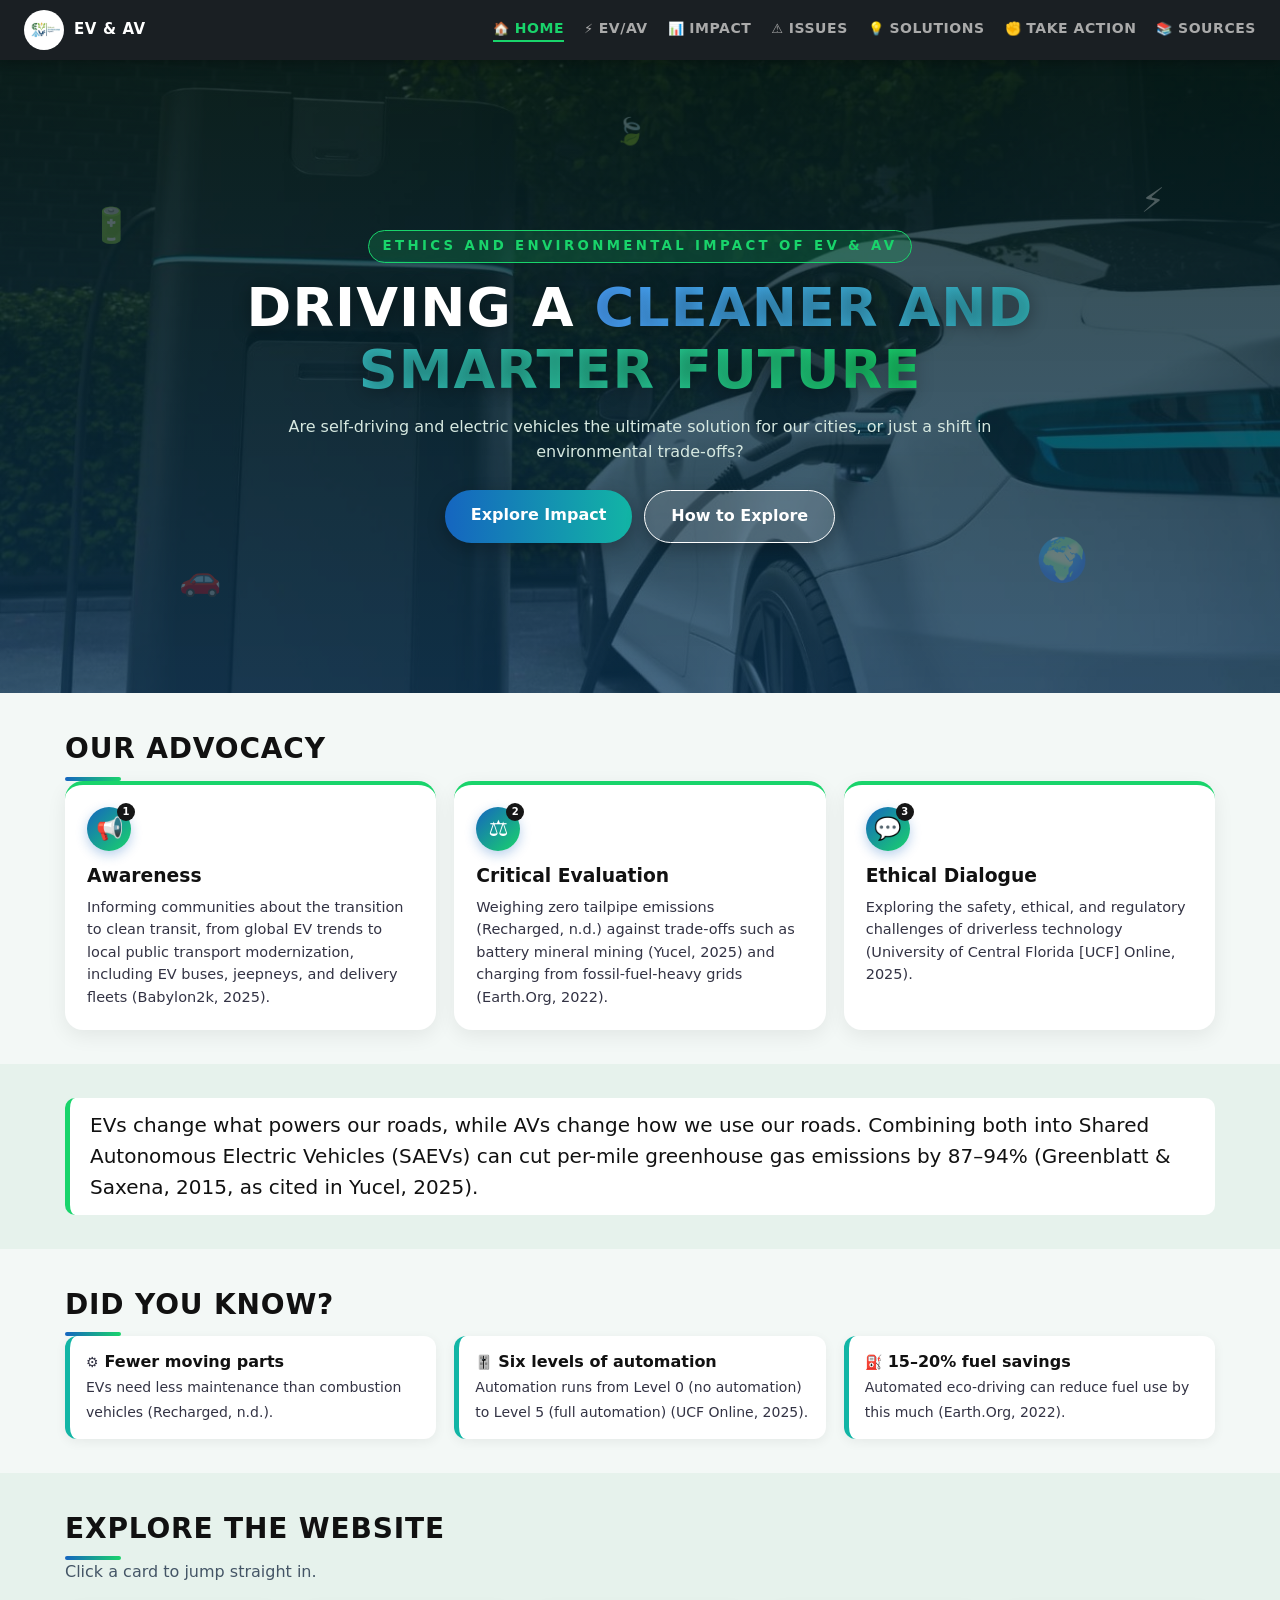
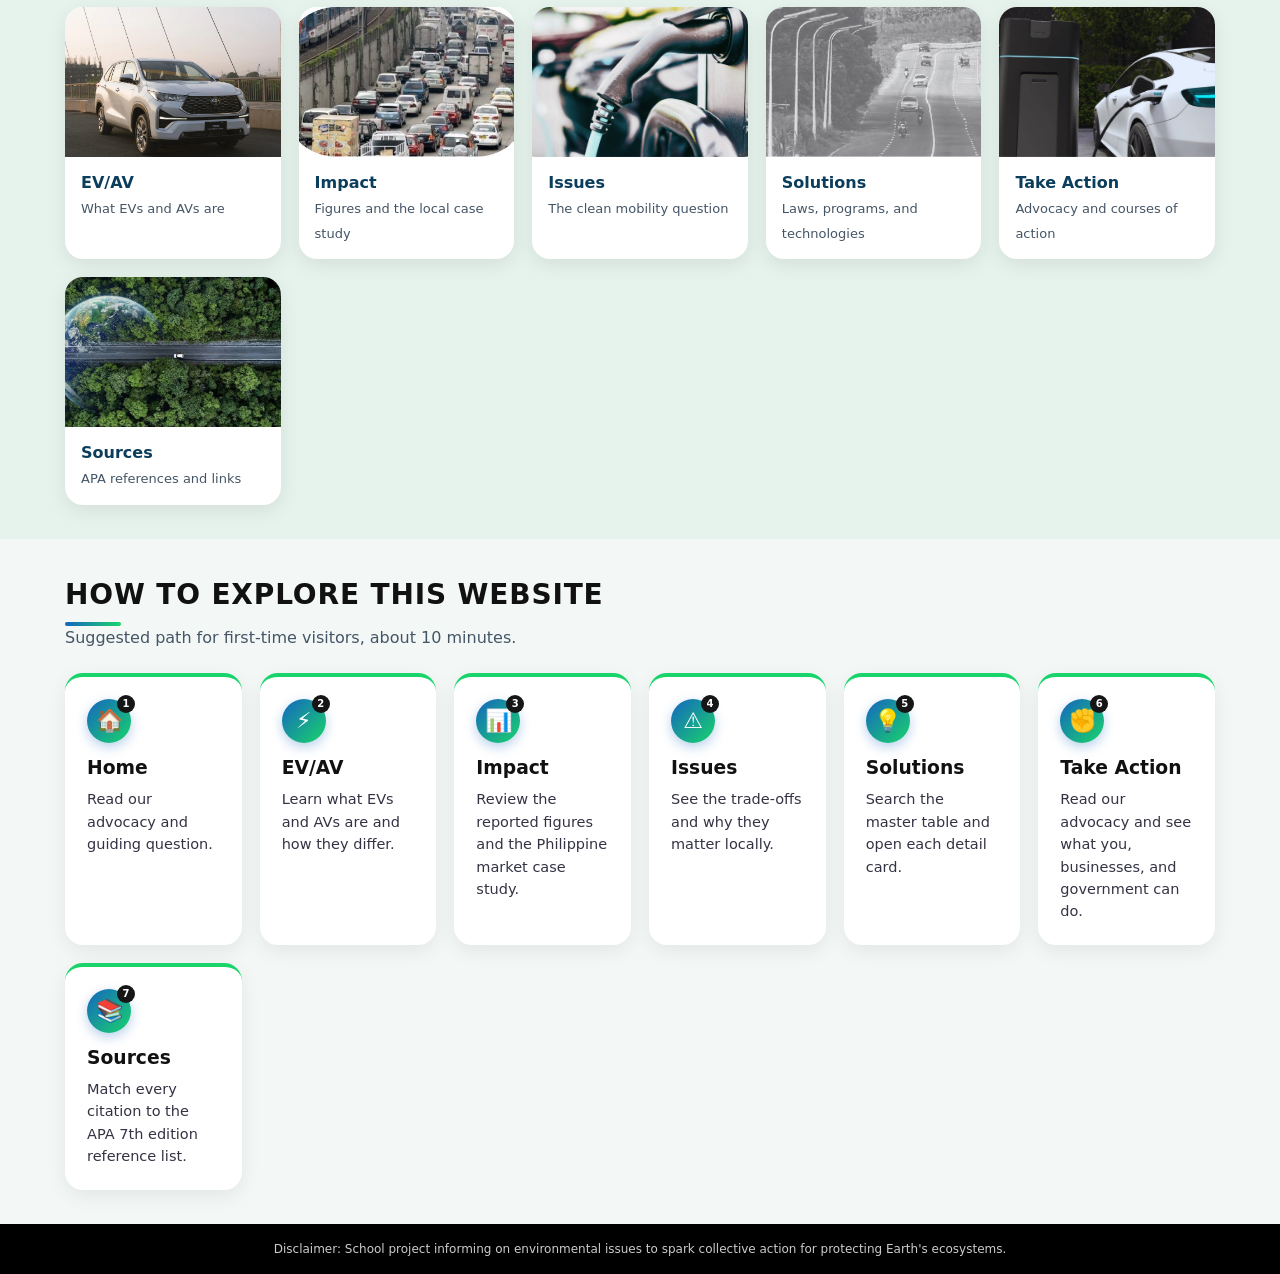
<file: index.html>
<!DOCTYPE html>
<html lang="en"><head><meta charset="utf-8"><meta name="viewport" content="width=device-width, initial-scale=1">
<title>Home | Ethics and Environmental Impact of EV &amp; AV</title><link rel="stylesheet" href="style.css"></head>
<body><nav aria-label="Main"><a class="brand" href="index.html"><img src="images/logo.png" alt="Ethics and Environmental Impact logo">EV &amp; AV</a><div class="links"><a class=on href="index.html">HOME</a><a href="evav.html">EV/AV</a><a href="impact.html">IMPACT</a><a href="issues.html">ISSUES</a><a href="solutions.html">SOLUTIONS</a><a href="takeaction.html">TAKE ACTION</a><a href="sources.html">SOURCES</a></div></nav><header class="hero tall" style="--bg:url(images/hero.jpg)"><small>ETHICS AND ENVIRONMENTAL IMPACT OF EV &amp; AV</small><h1>Driving a <span>Cleaner and Smarter Future</span></h1><p>Are self-driving and electric vehicles the ultimate solution for our cities, or just a shift in environmental trade-offs?</p><div class="btns"><a class="cta" href="impact.html">Explore Impact</a><a class="cta alt" href="#guide">How to Explore</a></div></header><section class="sec "><div class="in"><h2 class="rv">Our Advocacy</h2><div class="grid" style="grid-template-columns:repeat(auto-fit,minmax(250px,1fr))"><div class="tile rv"><div class="ic">1</div><h3>Awareness</h3><p>Informing communities about the transition to clean transit, from global EV trends to local public transport modernization, including EV buses, jeepneys, and delivery fleets (Babylon2k, 2025).</p></div><div class="tile rv"><div class="ic">2</div><h3>Critical Evaluation</h3><p>Weighing zero tailpipe emissions (Recharged, n.d.) against trade-offs such as battery mineral mining (Yucel, 2025) and charging from fossil-fuel-heavy grids (Earth.Org, 2022).</p></div><div class="tile rv"><div class="ic">3</div><h3>Ethical Dialogue</h3><p>Exploring the safety, ethical, and regulatory challenges of driverless technology (University of Central Florida [UCF] Online, 2025).</p></div></div></div></section><section class="sec alt"><div class="in"><p class="quote rv">EVs change what powers our roads, while AVs change how we use our roads. Combining both into Shared Autonomous Electric Vehicles (SAEVs) can cut per-mile greenhouse gas emissions by 87–94% (Greenblatt &amp; Saxena, 2015, as cited in Yucel, 2025).</p></div></section><section class="sec "><div class="in"><h2 class="rv">Did You Know?</h2><div class="grid"><div class="chip rv"><b>Fewer moving parts</b><span>EVs need less maintenance than combustion vehicles (Recharged, n.d.).</span></div><div class="chip rv"><b>Six levels of automation</b><span>Automation runs from Level 0 (no automation) to Level 5 (full automation) (UCF Online, 2025).</span></div><div class="chip rv"><b>15–20% fuel savings</b><span>Automated eco-driving can reduce fuel use by this much (Earth.Org, 2022).</span></div></div></div></section><section class="sec alt"><div class="in"><h2 class="rv">Explore the Website</h2><p class="sub rv">Click a card to jump straight in.</p><div class="grid" style="grid-template-columns:repeat(auto-fit,minmax(190px,1fr))"><a class="pg rv" href="evav.html"><img src="images/zenix.jpg" alt="EV/AV"><div><b>EV/AV</b><span>What EVs and AVs are</span></div></a><a class="pg rv" href="impact.html"><img src="images/traffic.jpg" alt="Impact"><div><b>Impact</b><span>Figures and the local case study</span></div></a><a class="pg rv" href="issues.html"><img src="images/nozzle.jpg" alt="Issues"><div><b>Issues</b><span>The clean mobility question</span></div></a><a class="pg rv" href="solutions.html"><img src="images/highway.jpg" alt="Solutions"><div><b>Solutions</b><span>Laws, programs, and technologies</span></div></a><a class="pg rv" href="takeaction.html"><img src="images/hero.jpg" alt="Take Action"><div><b>Take Action</b><span>Advocacy and courses of action</span></div></a><a class="pg rv" href="sources.html"><img src="images/earth.jpg" alt="Sources"><div><b>Sources</b><span>APA references and links</span></div></a></div></div></section><section class="sec" id="guide"><div class="in"><h2 class="rv">How to Explore This Website</h2><p class="sub rv">Suggested path for first-time visitors, about 10 minutes.</p><div class="grid" style="grid-template-columns:repeat(auto-fit,minmax(170px,1fr))"><div class="tile rv"><div class="ic">1</div><h3>Home</h3><p>Read our advocacy and guiding question.</p></div><div class="tile rv"><div class="ic">2</div><h3>EV/AV</h3><p>Learn what EVs and AVs are and how they differ.</p></div><div class="tile rv"><div class="ic">3</div><h3>Impact</h3><p>Review the reported figures and the Philippine market case study.</p></div><div class="tile rv"><div class="ic">4</div><h3>Issues</h3><p>See the trade-offs and why they matter locally.</p></div><div class="tile rv"><div class="ic">5</div><h3>Solutions</h3><p>Search the master table and open each detail card.</p></div><div class="tile rv"><div class="ic">6</div><h3>Take Action</h3><p>Read our advocacy and see what you, businesses, and government can do.</p></div><div class="tile rv"><div class="ic">7</div><h3>Sources</h3><p>Match every citation to the APA 7th edition reference list.</p></div></div></div></section><footer>Disclaimer: School project informing on environmental issues to spark collective action for protecting Earth's ecosystems.</footer><script src="script.js"></script></body></html>
</file>
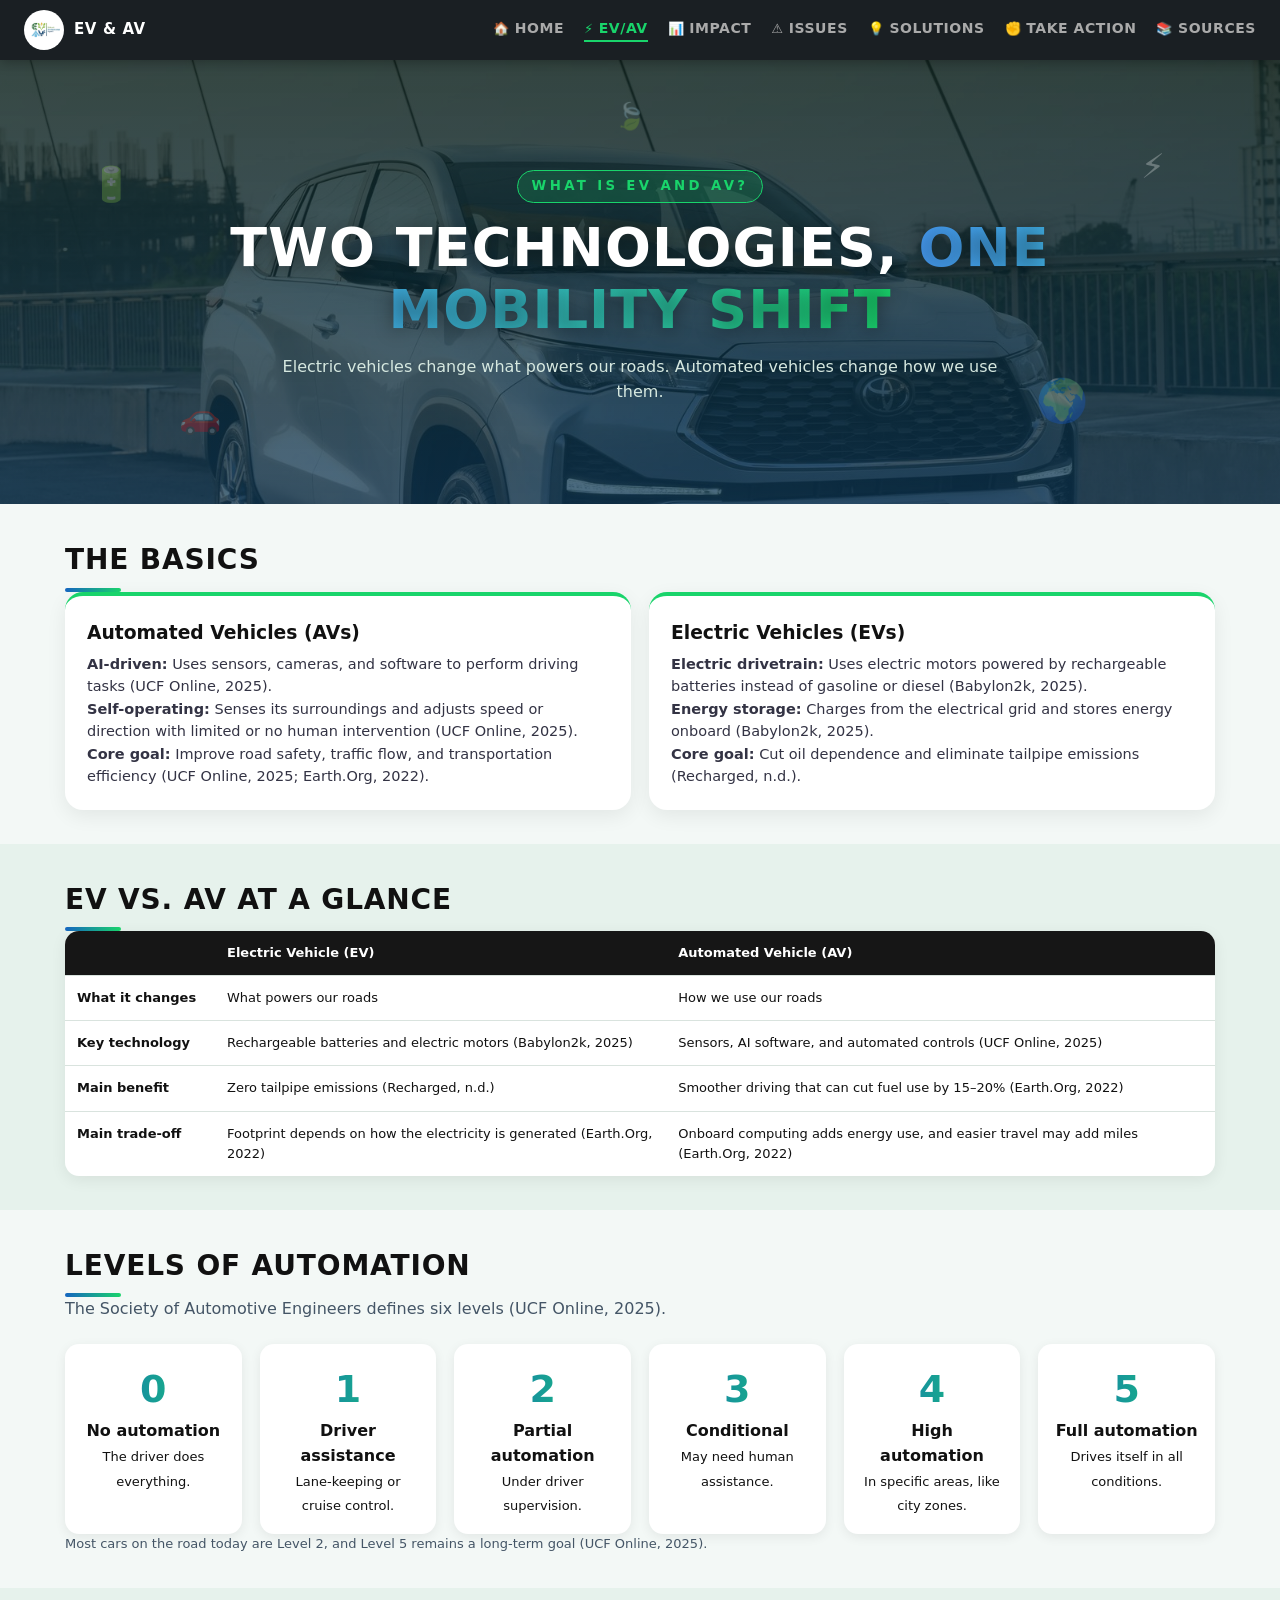
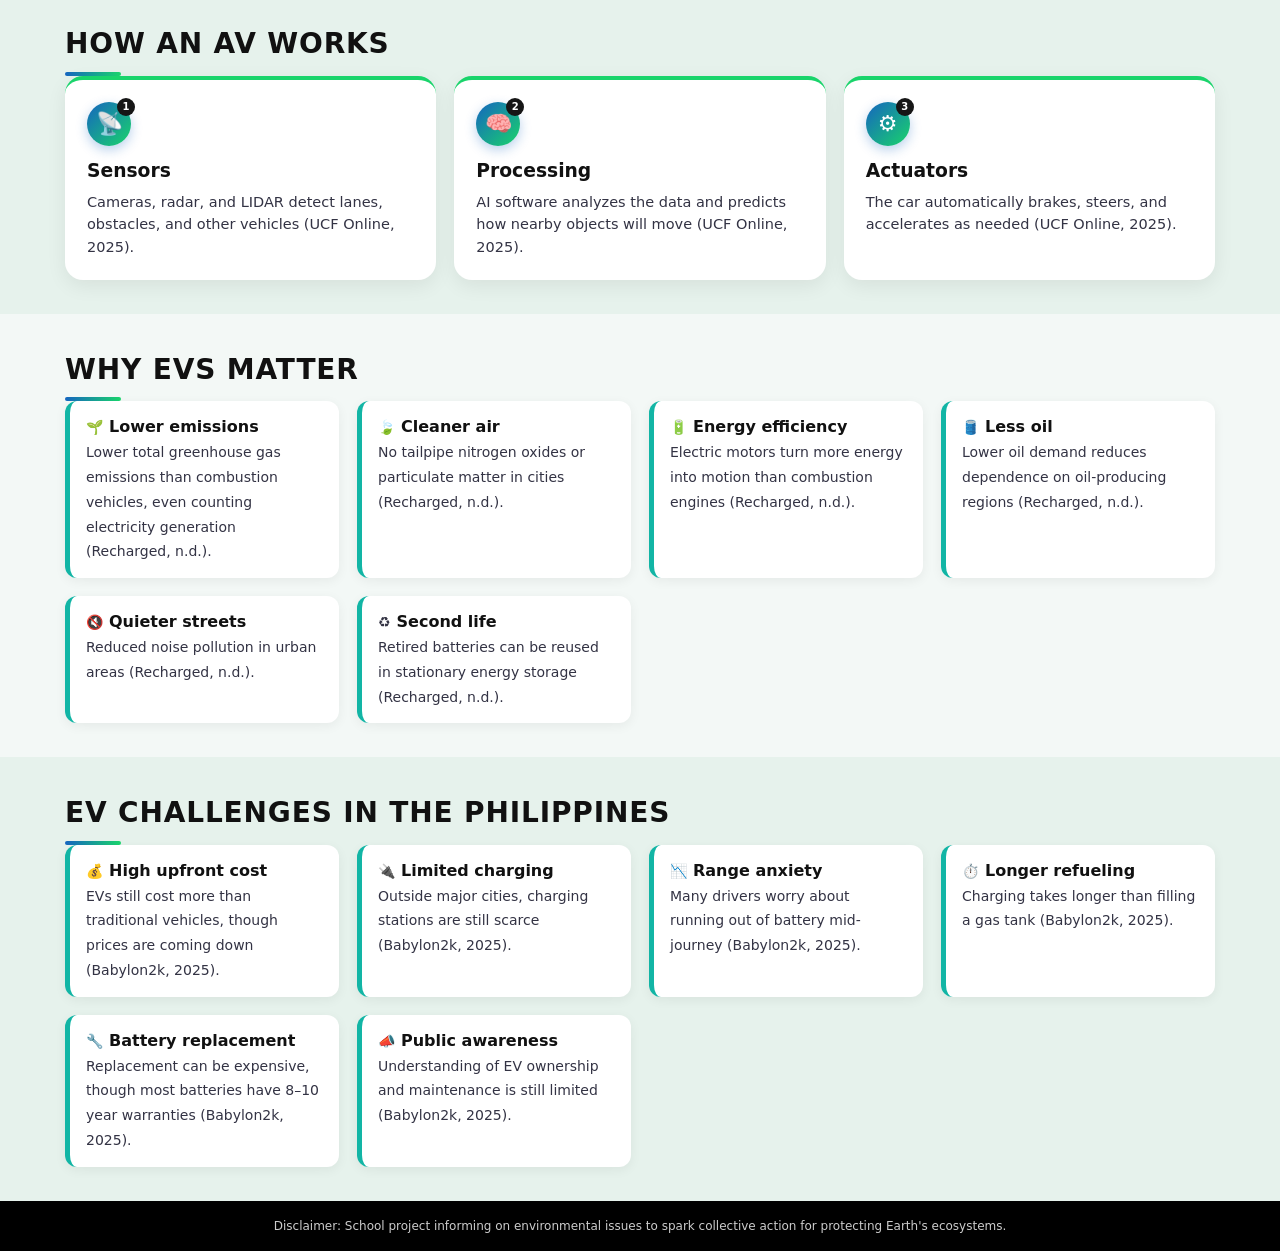
<file: evav.html>
<!DOCTYPE html>
<html lang="en"><head><meta charset="utf-8"><meta name="viewport" content="width=device-width, initial-scale=1">
<title>EV/AV | Ethics and Environmental Impact of EV &amp; AV</title><link rel="stylesheet" href="style.css"></head>
<body><nav aria-label="Main"><a class="brand" href="index.html"><img src="images/logo.png" alt="Ethics and Environmental Impact logo">EV &amp; AV</a><div class="links"><a href="index.html">HOME</a><a class=on href="evav.html">EV/AV</a><a href="impact.html">IMPACT</a><a href="issues.html">ISSUES</a><a href="solutions.html">SOLUTIONS</a><a href="takeaction.html">TAKE ACTION</a><a href="sources.html">SOURCES</a></div></nav><header class="hero " style="--bg:url(images/zenix.jpg)"><small>WHAT IS EV AND AV?</small><h1>Two technologies, <span>one mobility shift</span></h1><p>Electric vehicles change what powers our roads. Automated vehicles change how we use them.</p></header><section class="sec "><div class="in"><h2 class="rv">The Basics</h2><div class="two"><div class="tile rv"><h3>Automated Vehicles (AVs)</h3><p><b>AI-driven:</b> Uses sensors, cameras, and software to perform driving tasks (UCF Online, 2025).<br><b>Self-operating:</b> Senses its surroundings and adjusts speed or direction with limited or no human intervention (UCF Online, 2025).<br><b>Core goal:</b> Improve road safety, traffic flow, and transportation efficiency (UCF Online, 2025; Earth.Org, 2022).</p></div><div class="tile rv"><h3>Electric Vehicles (EVs)</h3><p><b>Electric drivetrain:</b> Uses electric motors powered by rechargeable batteries instead of gasoline or diesel (Babylon2k, 2025).<br><b>Energy storage:</b> Charges from the electrical grid and stores energy onboard (Babylon2k, 2025).<br><b>Core goal:</b> Cut oil dependence and eliminate tailpipe emissions (Recharged, n.d.).</p></div></div></div></section><section class="sec alt"><div class="in"><h2 class="rv">EV vs. AV at a Glance</h2><div class="wrap rv"><table style="min-width:640px"><thead><tr><th></th><th>Electric Vehicle (EV)</th><th>Automated Vehicle (AV)</th></tr></thead><tbody><tr><td class="n">What it changes</td><td>What powers our roads</td><td>How we use our roads</td></tr><tr><td class="n">Key technology</td><td>Rechargeable batteries and electric motors (Babylon2k, 2025)</td><td>Sensors, AI software, and automated controls (UCF Online, 2025)</td></tr><tr><td class="n">Main benefit</td><td>Zero tailpipe emissions (Recharged, n.d.)</td><td>Smoother driving that can cut fuel use by 15–20% (Earth.Org, 2022)</td></tr><tr><td class="n">Main trade-off</td><td>Footprint depends on how the electricity is generated (Earth.Org, 2022)</td><td>Onboard computing adds energy use, and easier travel may add miles (Earth.Org, 2022)</td></tr></tbody></table></div></div></section><section class="sec "><div class="in"><h2 class="rv">Levels of Automation</h2><p class="sub rv">The Society of Automotive Engineers defines six levels (UCF Online, 2025).</p><div class="grid" style="grid-template-columns:repeat(auto-fit,minmax(150px,1fr))"><div class="lv rv"><i>0</i><b>No automation</b><br><span>The driver does everything.</span></div><div class="lv rv"><i>1</i><b>Driver assistance</b><br><span>Lane-keeping or cruise control.</span></div><div class="lv rv"><i>2</i><b>Partial automation</b><br><span>Under driver supervision.</span></div><div class="lv rv"><i>3</i><b>Conditional</b><br><span>May need human assistance.</span></div><div class="lv rv"><i>4</i><b>High automation</b><br><span>In specific areas, like city zones.</span></div><div class="lv rv"><i>5</i><b>Full automation</b><br><span>Drives itself in all conditions.</span></div></div><p class="note rv">Most cars on the road today are Level 2, and Level 5 remains a long-term goal (UCF Online, 2025).</p></div></section><section class="sec alt"><div class="in"><h2 class="rv">How an AV Works</h2><div class="grid" style="grid-template-columns:repeat(auto-fit,minmax(250px,1fr))"><div class="tile rv"><div class="ic">1</div><h3>Sensors</h3><p>Cameras, radar, and LIDAR detect lanes, obstacles, and other vehicles (UCF Online, 2025).</p></div><div class="tile rv"><div class="ic">2</div><h3>Processing</h3><p>AI software analyzes the data and predicts how nearby objects will move (UCF Online, 2025).</p></div><div class="tile rv"><div class="ic">3</div><h3>Actuators</h3><p>The car automatically brakes, steers, and accelerates as needed (UCF Online, 2025).</p></div></div></div></section><section class="sec "><div class="in"><h2 class="rv">Why EVs Matter</h2><div class="grid"><div class="chip rv"><b>Lower emissions</b><span>Lower total greenhouse gas emissions than combustion vehicles, even counting electricity generation (Recharged, n.d.).</span></div><div class="chip rv"><b>Cleaner air</b><span>No tailpipe nitrogen oxides or particulate matter in cities (Recharged, n.d.).</span></div><div class="chip rv"><b>Energy efficiency</b><span>Electric motors turn more energy into motion than combustion engines (Recharged, n.d.).</span></div><div class="chip rv"><b>Less oil</b><span>Lower oil demand reduces dependence on oil-producing regions (Recharged, n.d.).</span></div><div class="chip rv"><b>Quieter streets</b><span>Reduced noise pollution in urban areas (Recharged, n.d.).</span></div><div class="chip rv"><b>Second life</b><span>Retired batteries can be reused in stationary energy storage (Recharged, n.d.).</span></div></div></div></section><section class="sec alt"><div class="in"><h2 class="rv">EV Challenges in the Philippines</h2><div class="grid"><div class="chip rv"><b>High upfront cost</b><span>EVs still cost more than traditional vehicles, though prices are coming down (Babylon2k, 2025).</span></div><div class="chip rv"><b>Limited charging</b><span>Outside major cities, charging stations are still scarce (Babylon2k, 2025).</span></div><div class="chip rv"><b>Range anxiety</b><span>Many drivers worry about running out of battery mid-journey (Babylon2k, 2025).</span></div><div class="chip rv"><b>Longer refueling</b><span>Charging takes longer than filling a gas tank (Babylon2k, 2025).</span></div><div class="chip rv"><b>Battery replacement</b><span>Replacement can be expensive, though most batteries have 8–10 year warranties (Babylon2k, 2025).</span></div><div class="chip rv"><b>Public awareness</b><span>Understanding of EV ownership and maintenance is still limited (Babylon2k, 2025).</span></div></div></div></section><footer>Disclaimer: School project informing on environmental issues to spark collective action for protecting Earth's ecosystems.</footer><script src="script.js"></script></body></html>
</file>
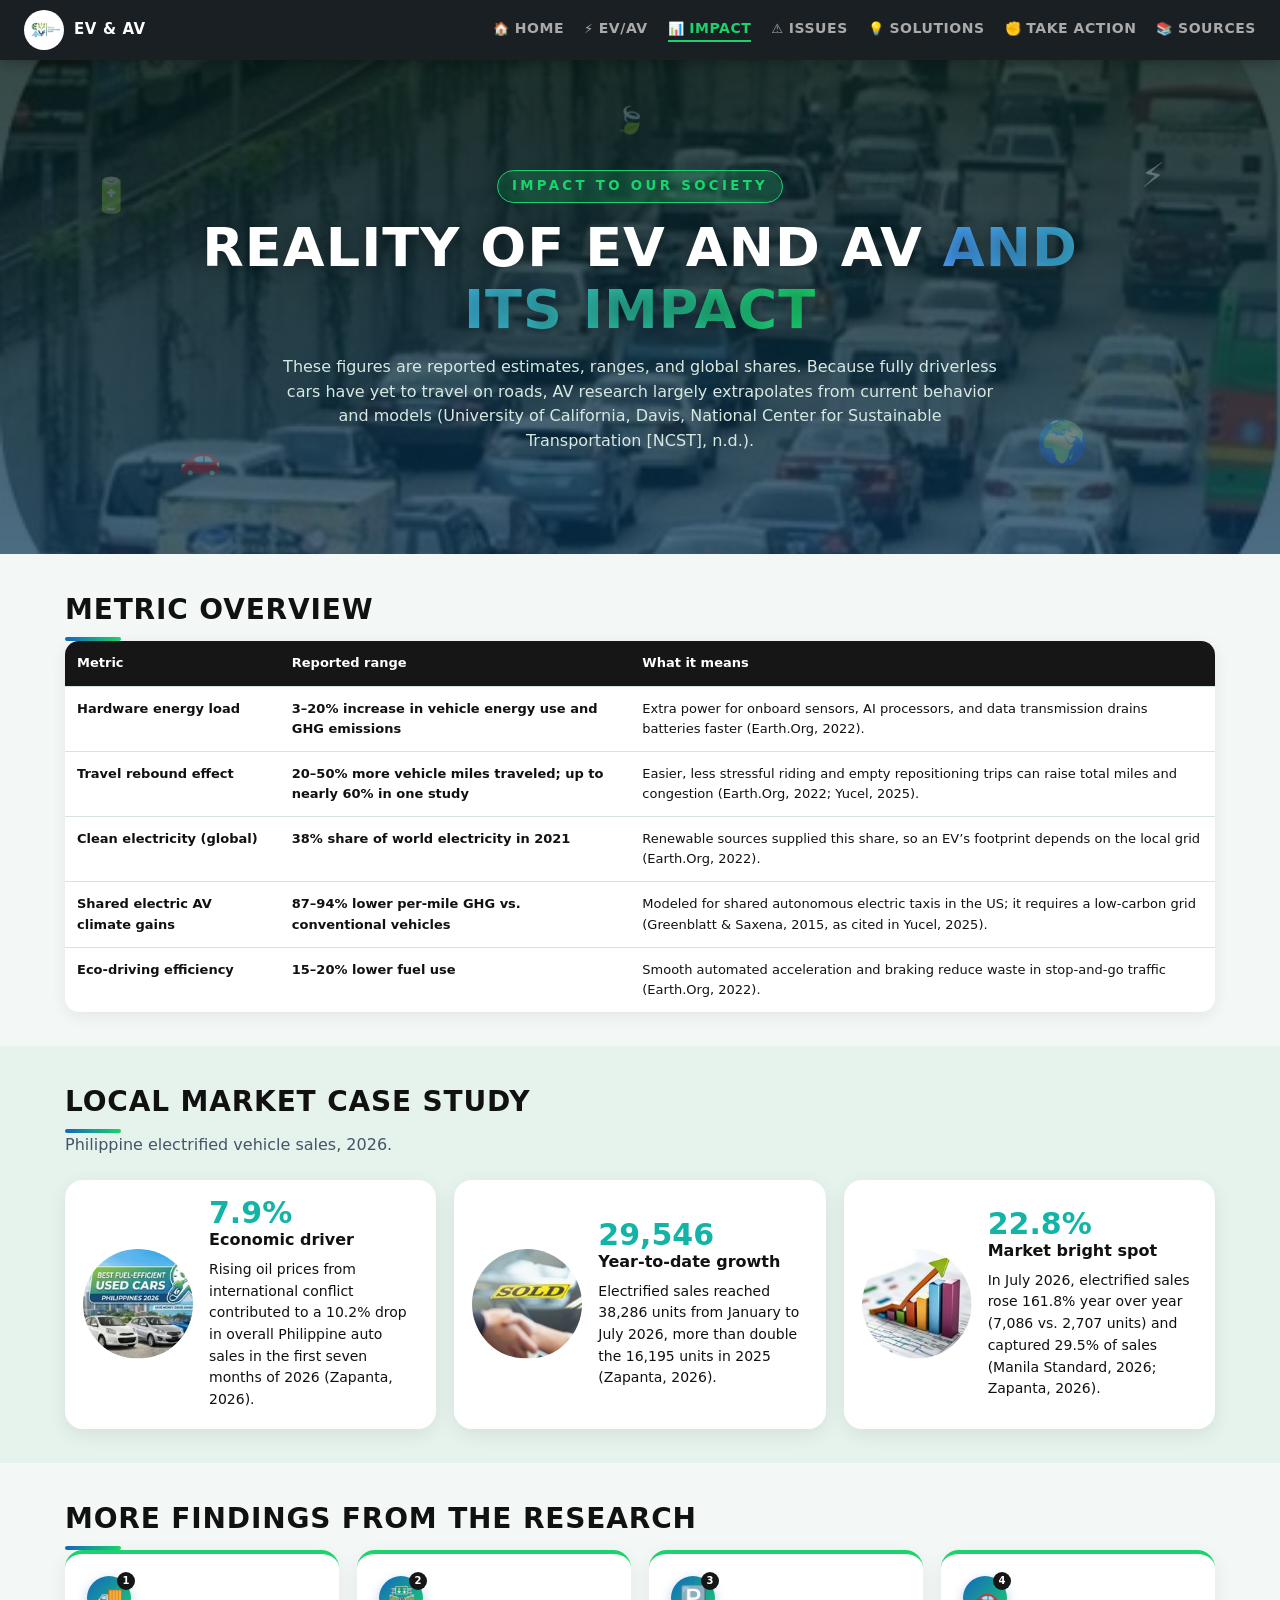
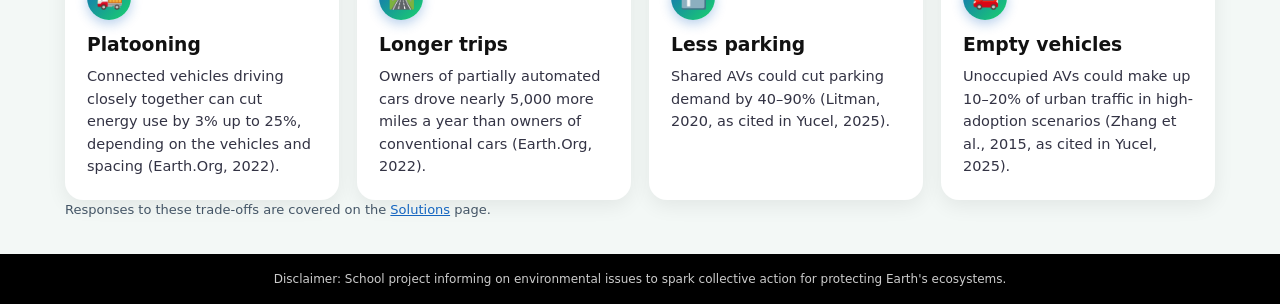
<file: impact.html>
<!DOCTYPE html>
<html lang="en"><head><meta charset="utf-8"><meta name="viewport" content="width=device-width, initial-scale=1">
<title>Impact | Ethics and Environmental Impact of EV &amp; AV</title><link rel="stylesheet" href="style.css"></head>
<body><nav aria-label="Main"><a class="brand" href="index.html"><img src="images/logo.png" alt="Ethics and Environmental Impact logo">EV &amp; AV</a><div class="links"><a href="index.html">HOME</a><a href="evav.html">EV/AV</a><a class=on href="impact.html">IMPACT</a><a href="issues.html">ISSUES</a><a href="solutions.html">SOLUTIONS</a><a href="takeaction.html">TAKE ACTION</a><a href="sources.html">SOURCES</a></div></nav><header class="hero " style="--bg:url(images/traffic.jpg)"><small>IMPACT TO OUR SOCIETY</small><h1>Reality of EV and AV <span>and Its Impact</span></h1><p>These figures are reported estimates, ranges, and global shares. Because fully driverless cars have yet to travel on roads, AV research largely extrapolates from current behavior and models (University of California, Davis, National Center for Sustainable Transportation [NCST], n.d.).</p></header><section class="sec "><div class="in"><h2 class="rv">Metric Overview</h2><div class="wrap rv"><table style="min-width:700px"><thead><tr><th>Metric</th><th>Reported range</th><th>What it means</th></tr></thead><tbody><tr><td class="n">Hardware energy load</td><td><b>3–20% increase in vehicle energy use and GHG emissions</b></td><td>Extra power for onboard sensors, AI processors, and data transmission drains batteries faster (Earth.Org, 2022).</td></tr><tr><td class="n">Travel rebound effect</td><td><b>20–50% more vehicle miles traveled; up to nearly 60% in one study</b></td><td>Easier, less stressful riding and empty repositioning trips can raise total miles and congestion (Earth.Org, 2022; Yucel, 2025).</td></tr><tr><td class="n">Clean electricity (global)</td><td><b>38% share of world electricity in 2021</b></td><td>Renewable sources supplied this share, so an EV’s footprint depends on the local grid (Earth.Org, 2022).</td></tr><tr><td class="n">Shared electric AV climate gains</td><td><b>87–94% lower per-mile GHG vs. conventional vehicles</b></td><td>Modeled for shared autonomous electric taxis in the US; it requires a low-carbon grid (Greenblatt &amp; Saxena, 2015, as cited in Yucel, 2025).</td></tr><tr><td class="n">Eco-driving efficiency</td><td><b>15–20% lower fuel use</b></td><td>Smooth automated acceleration and braking reduce waste in stop-and-go traffic (Earth.Org, 2022).</td></tr></tbody></table></div></div></section><section class="sec alt"><div class="in"><h2 class="rv">Local Market Case Study</h2><p class="sub rv">Philippine electrified vehicle sales, 2026.</p><div class="grid" style="grid-template-columns:repeat(auto-fit,minmax(300px,1fr))"><div class="cs rv"><img src="images/usedcars.jpg" alt=""><div><b>10.2%</b><strong>Economic driver</strong><p>Rising oil prices from international conflict contributed to a 10.2% drop in overall Philippine auto sales in the first seven months of 2026 (Zapanta, 2026).</p></div></div><div class="cs rv"><img src="images/sold.jpg" alt=""><div><b>38,286</b><strong>Year-to-date growth</strong><p>Electrified sales reached 38,286 units from January to July 2026, more than double the 16,195 units in 2025 (Zapanta, 2026).</p></div></div><div class="cs rv"><img src="images/chart.jpg" alt=""><div><b>29.5%</b><strong>Market bright spot</strong><p>In July 2026, electrified sales rose 161.8% year over year (7,086 vs. 2,707 units) and captured 29.5% of sales (Manila Standard, 2026; Zapanta, 2026).</p></div></div></div></div></section><section class="sec "><div class="in"><h2 class="rv">More Findings from the Research</h2><div class="grid" style="grid-template-columns:repeat(auto-fit,minmax(250px,1fr))"><div class="tile rv"><div class="ic">1</div><h3>Platooning</h3><p>Connected vehicles driving closely together can cut energy use by 3% up to 25%, depending on the vehicles and spacing (Earth.Org, 2022).</p></div><div class="tile rv"><div class="ic">2</div><h3>Longer trips</h3><p>Owners of partially automated cars drove nearly 5,000 more miles a year than owners of conventional cars (Earth.Org, 2022).</p></div><div class="tile rv"><div class="ic">3</div><h3>Less parking</h3><p>Shared AVs could cut parking demand by 40–90% (Litman, 2020, as cited in Yucel, 2025).</p></div><div class="tile rv"><div class="ic">4</div><h3>Empty vehicles</h3><p>Unoccupied AVs could make up 10–20% of urban traffic in high-adoption scenarios (Zhang et al., 2015, as cited in Yucel, 2025).</p></div></div><p class="note rv">Responses to these trade-offs are covered on the <a href="solutions.html">Solutions</a> page.</p></div></section><footer>Disclaimer: School project informing on environmental issues to spark collective action for protecting Earth's ecosystems.</footer><script src="script.js"></script></body></html>
</file>
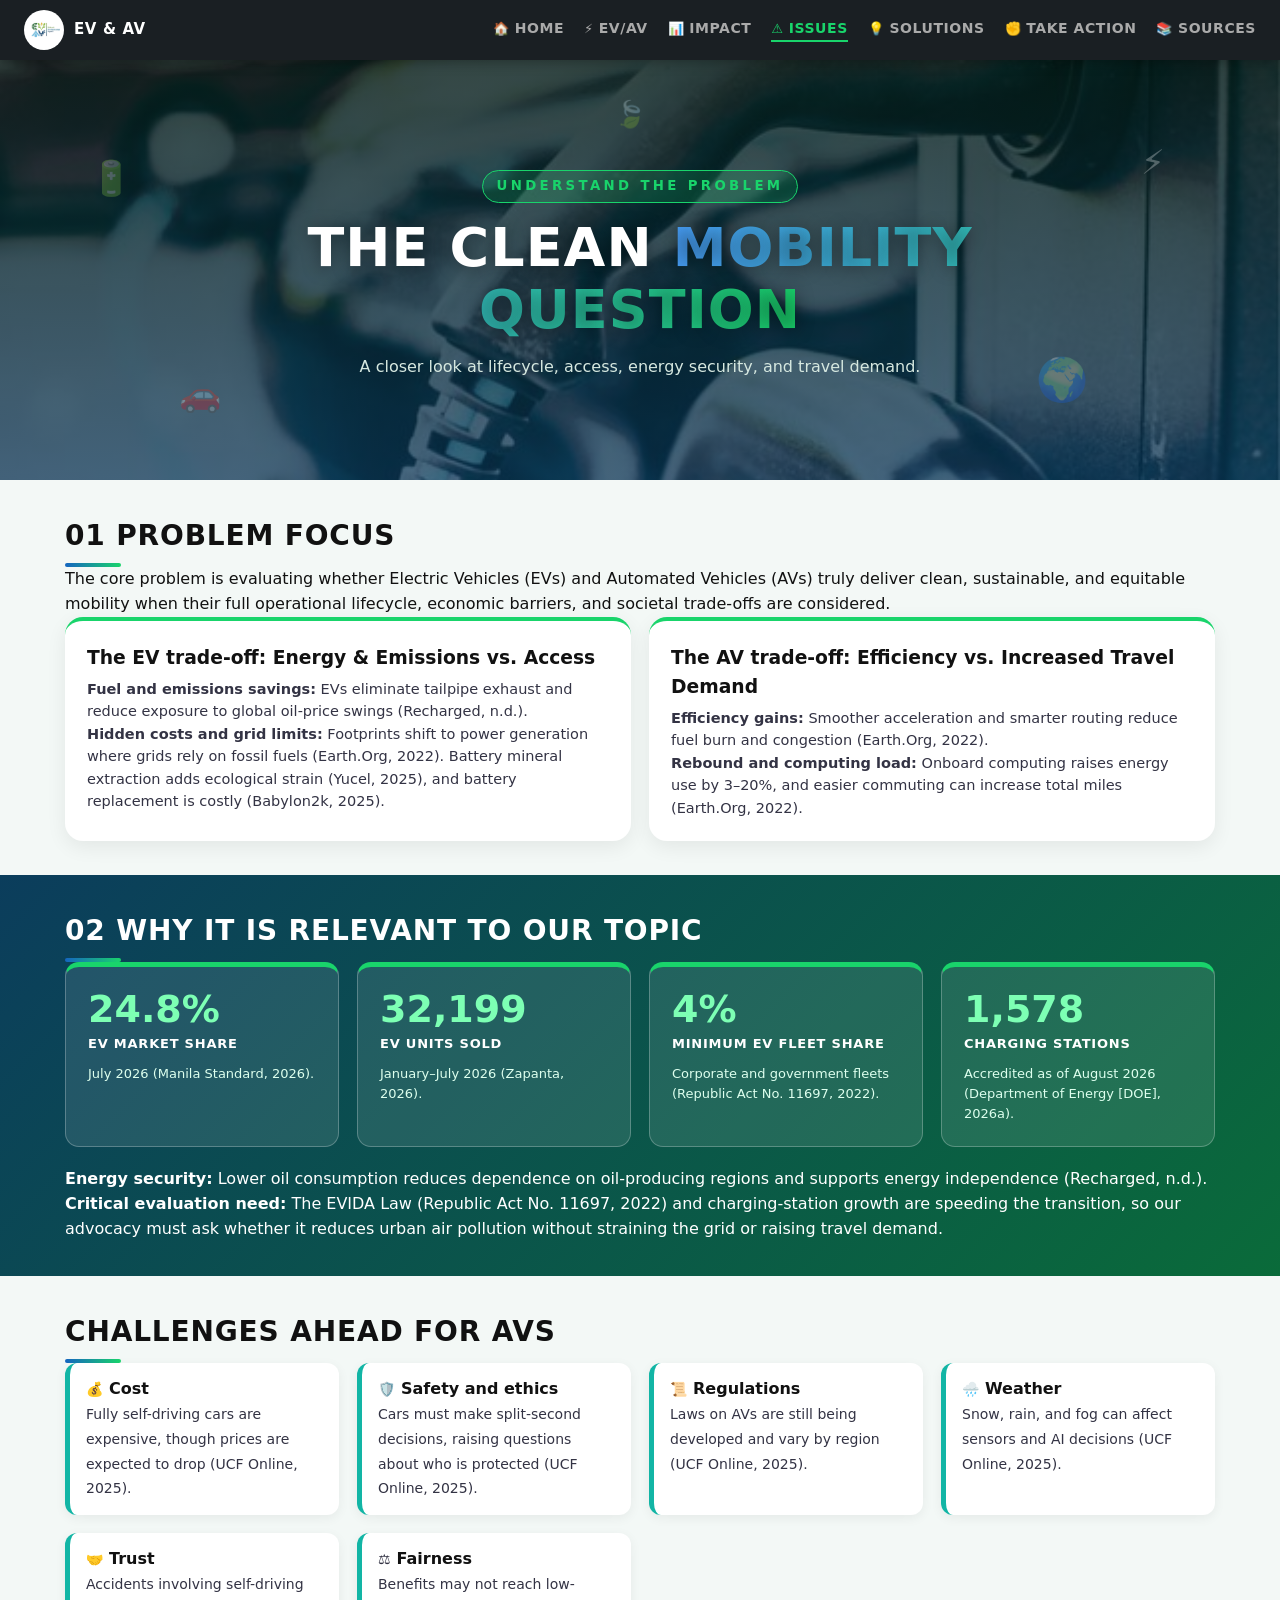
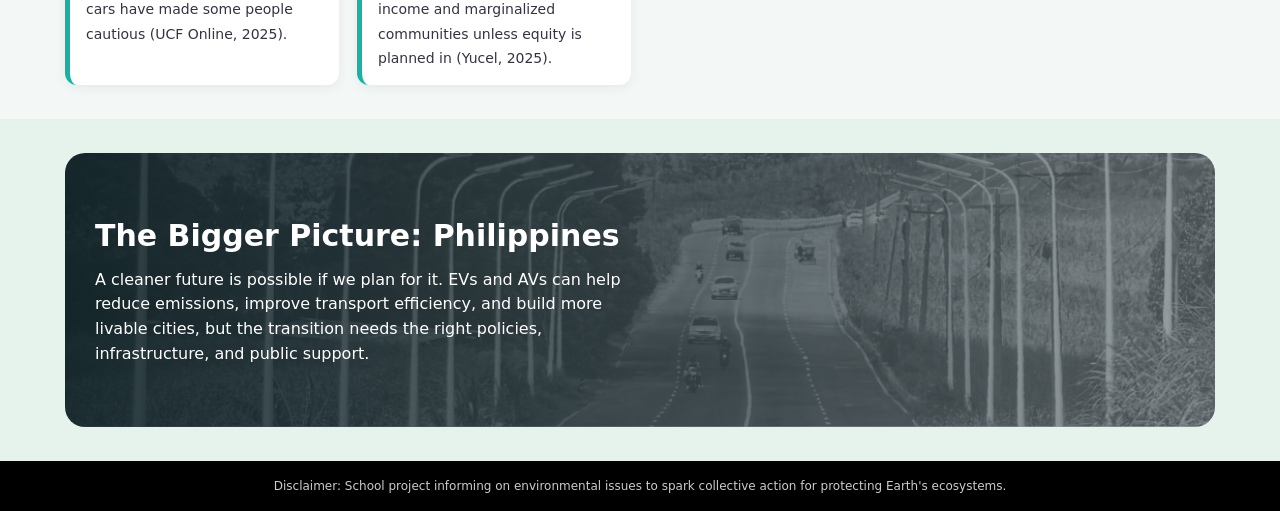
<file: issues.html>
<!DOCTYPE html>
<html lang="en"><head><meta charset="utf-8"><meta name="viewport" content="width=device-width, initial-scale=1">
<title>Issues | Ethics and Environmental Impact of EV &amp; AV</title><link rel="stylesheet" href="style.css"></head>
<body><nav aria-label="Main"><a class="brand" href="index.html"><img src="images/logo.png" alt="Ethics and Environmental Impact logo">EV &amp; AV</a><div class="links"><a href="index.html">HOME</a><a href="evav.html">EV/AV</a><a href="impact.html">IMPACT</a><a class=on href="issues.html">ISSUES</a><a href="solutions.html">SOLUTIONS</a><a href="takeaction.html">TAKE ACTION</a><a href="sources.html">SOURCES</a></div></nav><header class="hero " style="--bg:url(images/nozzle.jpg)"><small>UNDERSTAND THE PROBLEM</small><h1>The Clean <span>Mobility Question</span></h1><p>A closer look at lifecycle, access, energy security, and travel demand.</p></header><section class="sec "><div class="in"><h2 class="rv">01 Problem Focus</h2><p class="rv">The core problem is evaluating whether Electric Vehicles (EVs) and Automated Vehicles (AVs) truly deliver clean, sustainable, and equitable mobility when their full operational lifecycle, economic barriers, and societal trade-offs are considered.</p><div class="two"><div class="tile rv"><h3>The EV trade-off: Energy &amp; Emissions vs. Access</h3><p><b>Fuel and emissions savings:</b> EVs eliminate tailpipe exhaust and reduce exposure to global oil-price swings (Recharged, n.d.).<br><b>Hidden costs and grid limits:</b> Footprints shift to power generation where grids rely on fossil fuels (Earth.Org, 2022). Battery mineral extraction adds ecological strain (Yucel, 2025), and battery replacement is costly (Babylon2k, 2025).</p></div><div class="tile rv"><h3>The AV trade-off: Efficiency vs. Increased Travel Demand</h3><p><b>Efficiency gains:</b> Smoother acceleration and smarter routing reduce fuel burn and congestion (Earth.Org, 2022).<br><b>Rebound and computing load:</b> Onboard computing raises energy use by 3–20%, and easier commuting can increase total miles (Earth.Org, 2022).</p></div></div></div></section><section class="sec dark"><div class="in"><h2 class="rv">02 Why It Is Relevant to Our Topic</h2><div class="sgrid"><div class="stat rv"><b>29.5%</b><span>EV market share</span><p>July 2026 (Manila Standard, 2026).</p></div><div class="stat rv"><b>38,286</b><span>EV units sold</span><p>January–July 2026 (Zapanta, 2026).</p></div><div class="stat rv"><b>5%</b><span>Minimum EV fleet share</span><p>Corporate and government fleets (Republic Act No. 11697, 2022).</p></div><div class="stat rv"><b>1,876</b><span>Charging stations</span><p>Accredited as of August 2026 (Department of Energy [DOE], 2026a).</p></div></div><p class="rv" style="margin-top:20px"><b>Energy security:</b> Lower oil consumption reduces dependence on oil-producing regions and supports energy independence (Recharged, n.d.). <b>Critical evaluation need:</b> The EVIDA Law (Republic Act No. 11697, 2022) and charging-station growth are speeding the transition, so our advocacy must ask whether it reduces urban air pollution without straining the grid or raising travel demand.</p></div></section><section class="sec "><div class="in"><h2 class="rv">Challenges Ahead for AVs</h2><div class="grid"><div class="chip rv"><b>Cost</b><span>Fully self-driving cars are expensive, though prices are expected to drop (UCF Online, 2025).</span></div><div class="chip rv"><b>Safety and ethics</b><span>Cars must make split-second decisions, raising questions about who is protected (UCF Online, 2025).</span></div><div class="chip rv"><b>Regulations</b><span>Laws on AVs are still being developed and vary by region (UCF Online, 2025).</span></div><div class="chip rv"><b>Weather</b><span>Snow, rain, and fog can affect sensors and AI decisions (UCF Online, 2025).</span></div><div class="chip rv"><b>Trust</b><span>Accidents involving self-driving cars have made some people cautious (UCF Online, 2025).</span></div><div class="chip rv"><b>Fairness</b><span>Benefits may not reach low-income and marginalized communities unless equity is planned in (Yucel, 2025).</span></div></div></div></section><section class="sec alt"><div class="in"><div class="banner rv"><h3>The Bigger Picture: Philippines</h3><p>A cleaner future is possible if we plan for it. EVs and AVs can help reduce emissions, improve transport efficiency, and build more livable cities, but the transition needs the right policies, infrastructure, and public support.</p></div></div></section><footer>Disclaimer: School project informing on environmental issues to spark collective action for protecting Earth's ecosystems.</footer><script src="script.js"></script></body></html>
</file>
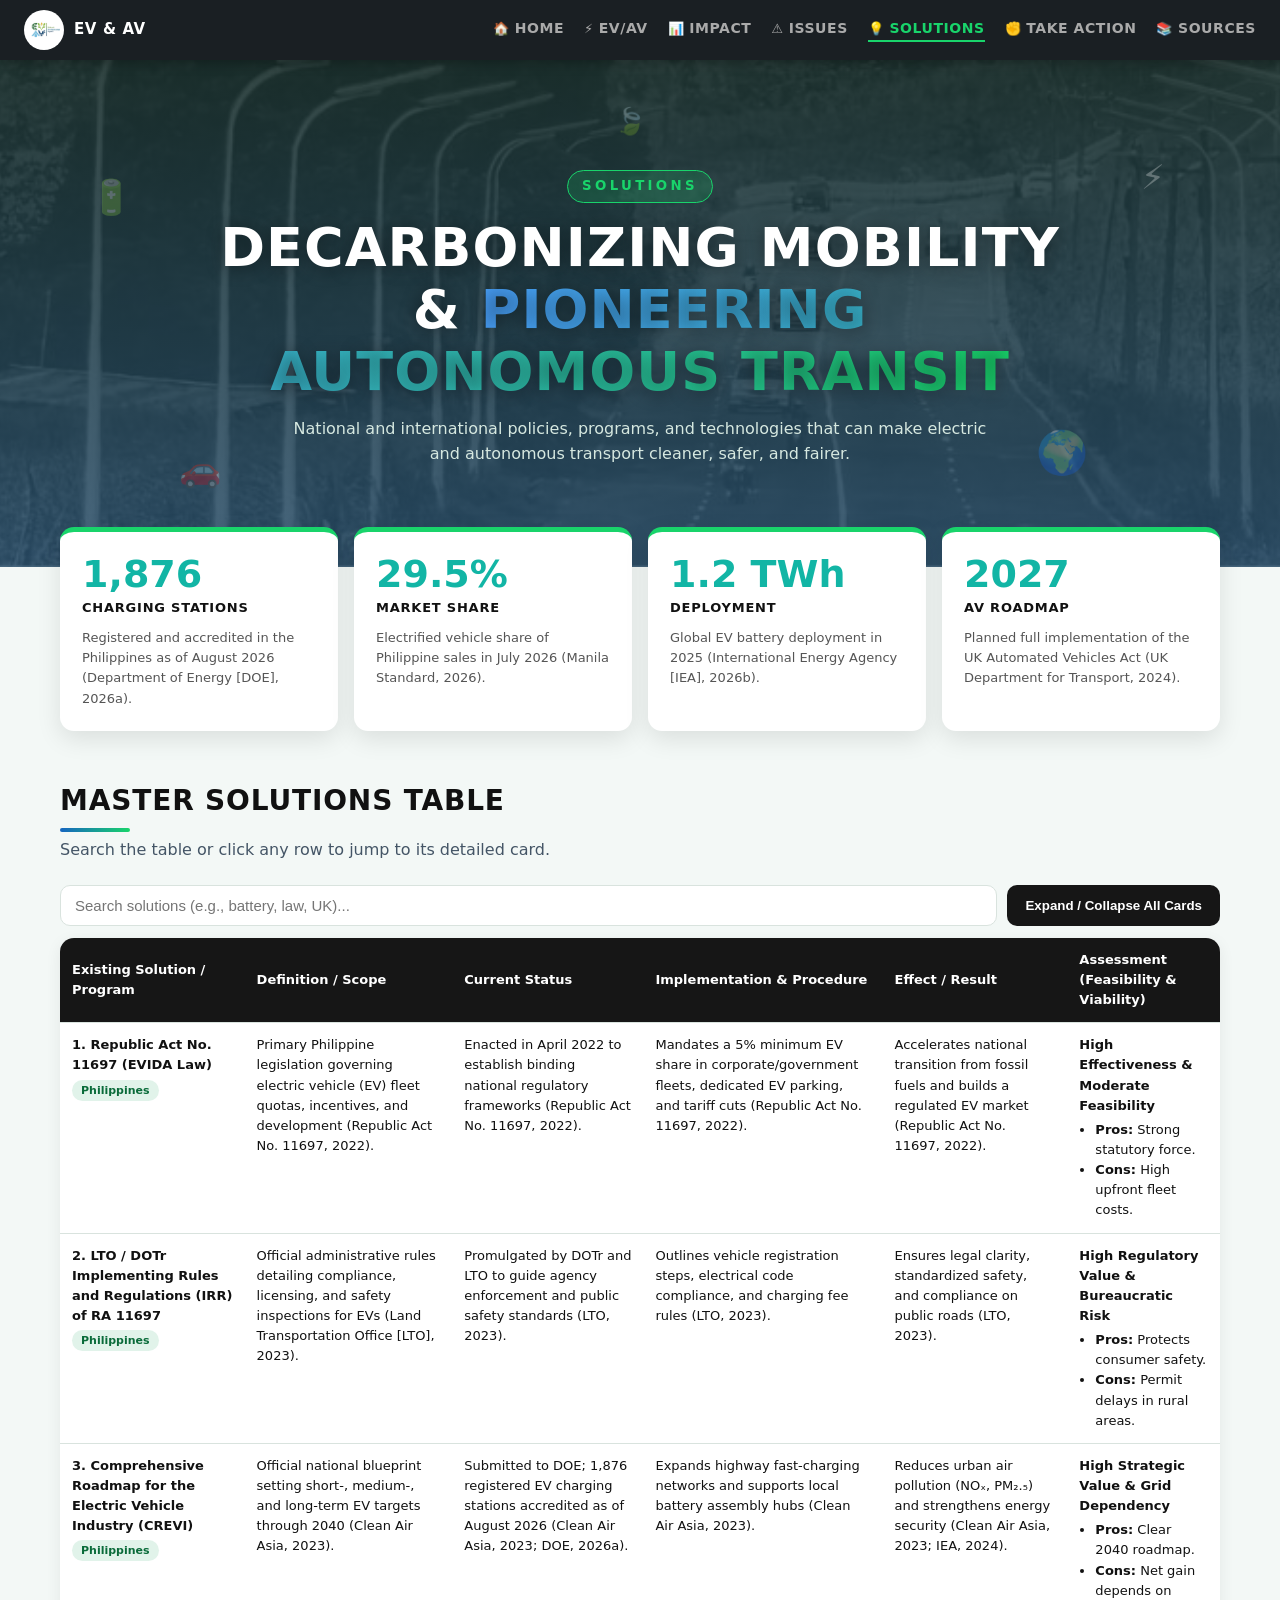
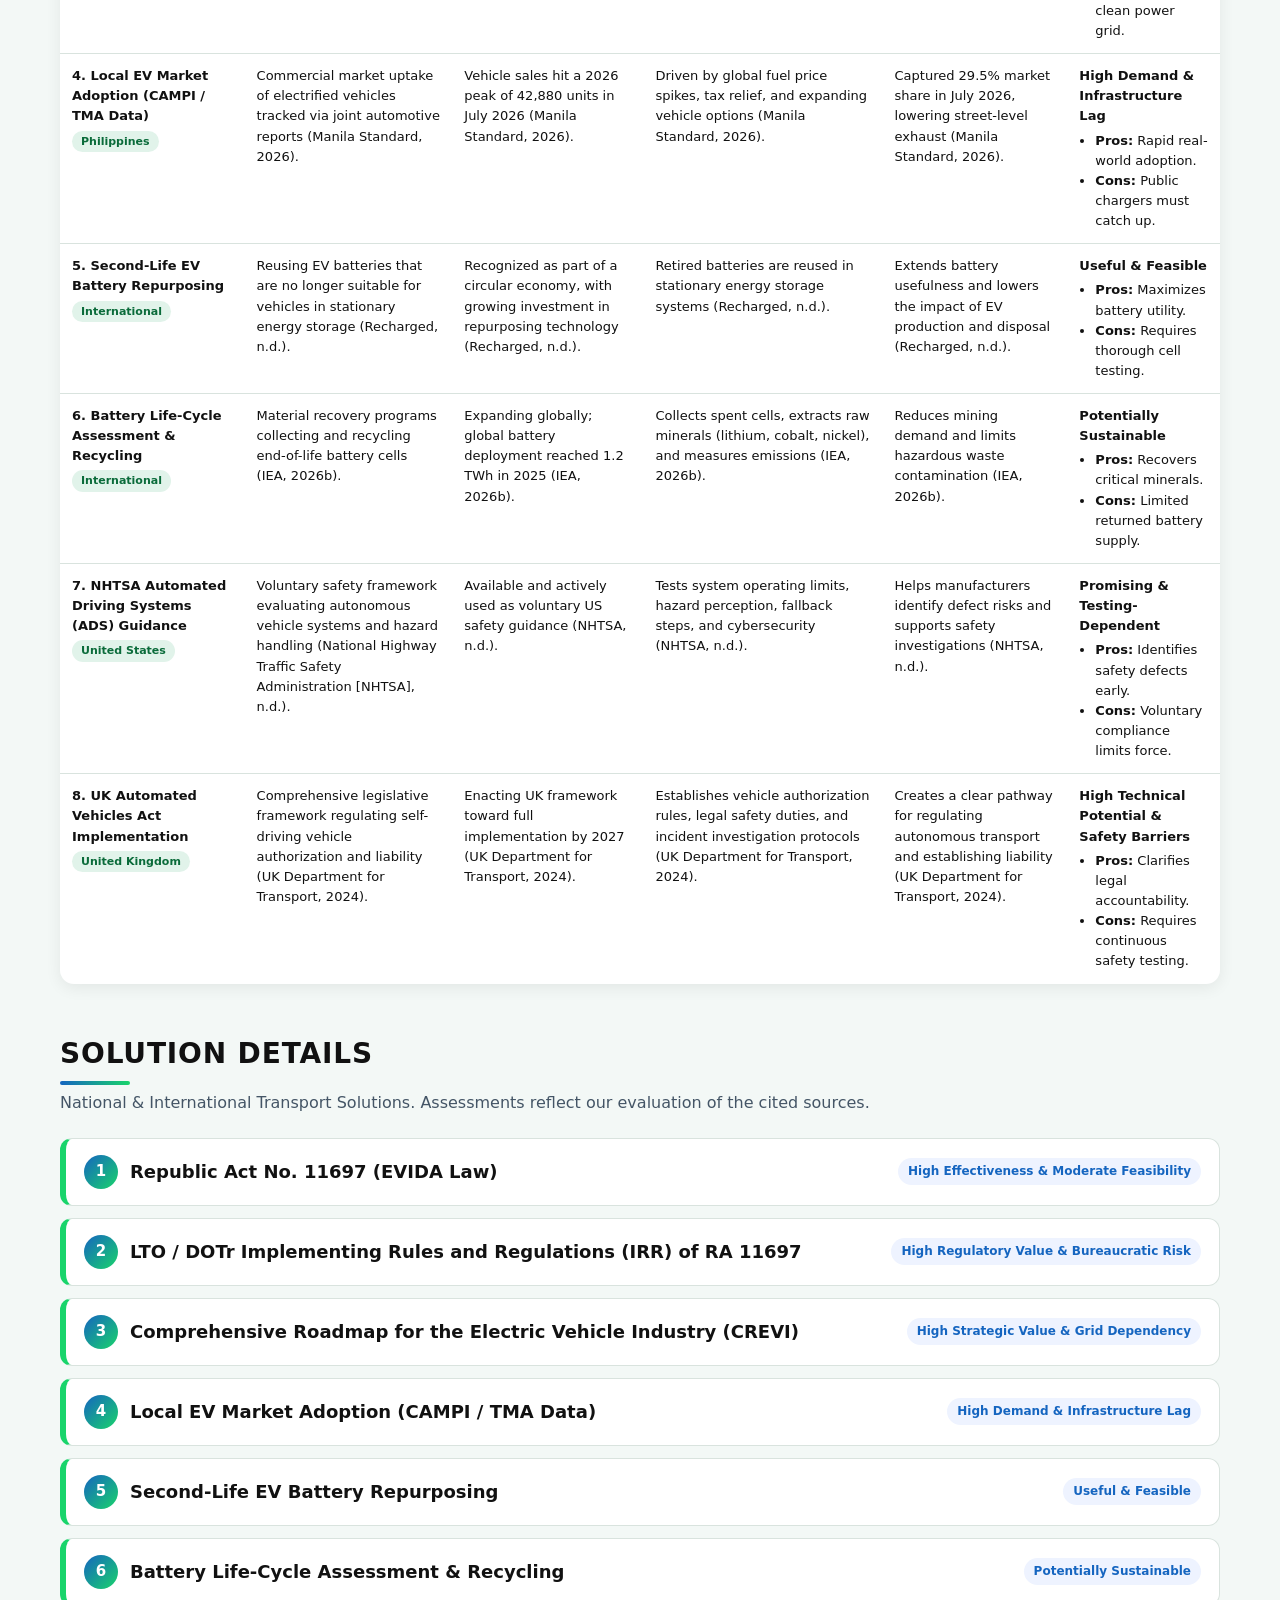
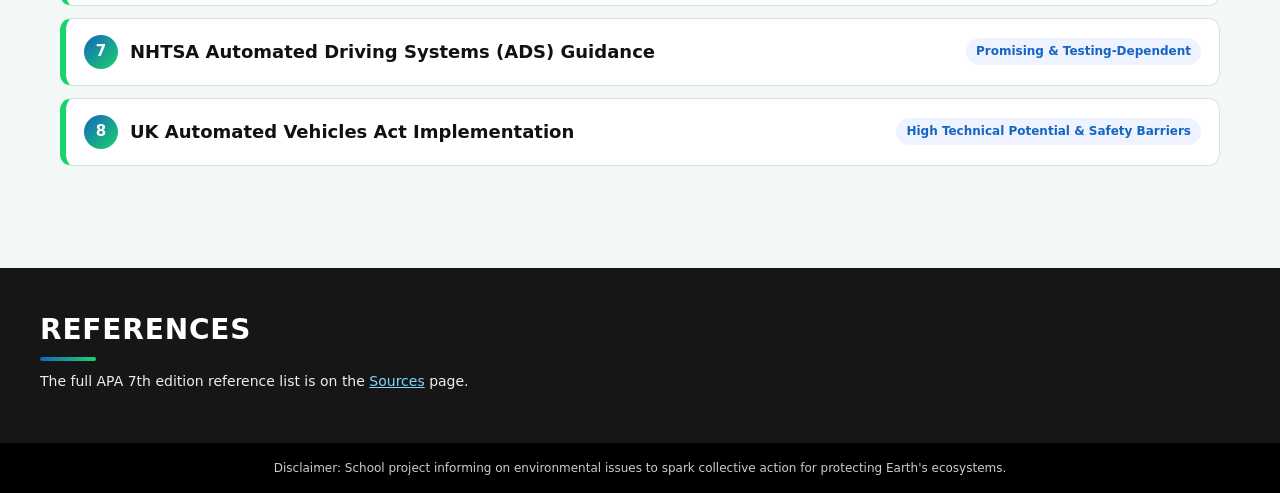
<file: solutions.html>
<!DOCTYPE html>
<html lang="en">
<head>
<meta charset="utf-8">
<meta name="viewport" content="width=device-width, initial-scale=1">
<title>Solutions | Ethics and Environmental Impact of EV &amp; AV</title>
<link rel="stylesheet" href="style.css">
</head>
<body>
<nav aria-label="Main"><a class="brand" href="index.html"><img src="images/logo.png" alt="Ethics and Environmental Impact logo">EV &amp; AV</a><div class="links"><a href="index.html">HOME</a><a href="evav.html">EV/AV</a><a href="impact.html">IMPACT</a><a href="issues.html">ISSUES</a><a class=on href="solutions.html">SOLUTIONS</a><a href="takeaction.html">TAKE ACTION</a><a href="sources.html">SOURCES</a></div></nav>

<header class="hero" style="--bg:url(images/highway.jpg)">
<small>SOLUTIONS</small>
<h1>Decarbonizing Mobility &amp; <span>Pioneering Autonomous Transit</span></h1>
<p>National and international policies, programs, and technologies that can make electric and autonomous transport cleaner, safer, and fairer.</p>
</header>

<main>
<section class="stats" aria-label="Key statistics">
<div class="stat"><b>1,876</b><span>Charging Stations</span><p>Registered and accredited in the Philippines as of August 2026 (Department of Energy [DOE], 2026a).</p></div>
<div class="stat"><b>29.5%</b><span>Market Share</span><p>Electrified vehicle share of Philippine sales in July 2026 (Manila Standard, 2026).</p></div>
<div class="stat"><b>1.2 TWh</b><span>Deployment</span><p>Global EV battery deployment in 2025 (International Energy Agency [IEA], 2026b).</p></div>
<div class="stat"><b>2027</b><span>AV Roadmap</span><p>Planned full implementation of the UK Automated Vehicles Act (UK Department for Transport, 2024).</p></div>
</section>

<h2>Master Solutions Table</h2>
<p class="sub">Search the table or click any row to jump to its detailed card.</p>
<div class="tools">
<input id="q" type="search" placeholder="Search solutions (e.g., battery, law, UK)..." aria-label="Search solutions">
<button id="all">Expand / Collapse All Cards</button>
</div>
<div class="wrap"><table>
<thead><tr><th>Existing Solution / Program</th><th>Definition / Scope</th><th>Current Status</th><th>Implementation &amp; Procedure</th><th>Effect / Result</th><th>Assessment (Feasibility &amp; Viability)</th></tr></thead>
<tbody id="tb"></tbody>
</table></div>

<h2>Solution Details</h2>
<p class="sub">National &amp; International Transport Solutions. Assessments reflect our evaluation of the cited sources.</p>
<div id="cards"></div>
</main>

<section class="refs"><div><h2>References</h2><p>The full APA 7th edition reference list is on the <a href="sources.html">Sources</a> page.</p></div></section>
<footer>Disclaimer: School project informing on environmental issues to spark collective action for protecting Earth's ecosystems.</footer>

<script>
const S=[
{n:"1. Republic Act No. 11697 (EVIDA Law)",k:"Philippines",
t:["Primary Philippine legislation governing electric vehicle (EV) fleet quotas, incentives, and development (Republic Act No. 11697, 2022).","Enacted in April 2022 to establish binding national regulatory frameworks (Republic Act No. 11697, 2022).","Mandates a 5% minimum EV share in corporate/government fleets, dedicated EV parking, and tariff cuts (Republic Act No. 11697, 2022).","Accelerates national transition from fossil fuels and builds a regulated EV market (Republic Act No. 11697, 2022)."],
a:["High Effectiveness & Moderate Feasibility","Strong statutory force.","High upfront fleet costs."],
d:["Primary Philippine legislation providing a comprehensive policy framework to govern the development, regulation, and adoption of electric vehicles across public and private sectors (Republic Act No. 11697, 2022).","Officially enacted in April 2022 to establish binding regulatory standards, EV fleet mandates, and development roadmaps nationwide (Republic Act No. 11697, 2022).","Mandates a 5% minimum EV share in corporate and government fleets, establishes dedicated EV parking slots with charging stations, and grants fiscal and non-fiscal incentives such as tariff exemptions and registration priority (Republic Act No. 11697, 2022).","Accelerates the national transition away from fossil-fuel reliance, promotes sustainable urban transport, and establishes a regulated market for electric mobility and local charging networks (Republic Act No. 11697, 2022).","Highly effective legislative tool establishing binding national quotas, though transport cooperatives face high upfront capital costs when swapping legacy diesel jeepneys for modern electric units."]},
{n:"2. LTO / DOTr Implementing Rules and Regulations (IRR) of RA 11697",k:"Philippines",
t:["Official administrative rules detailing compliance, licensing, and safety inspections for EVs (Land Transportation Office [LTO], 2023).","Promulgated by DOTr and LTO to guide agency enforcement and public safety standards (LTO, 2023).","Outlines vehicle registration steps, electrical code compliance, and charging fee rules (LTO, 2023).","Ensures legal clarity, standardized safety, and compliance on public roads (LTO, 2023)."],
a:["High Regulatory Value & Bureaucratic Risk","Protects consumer safety.","Permit delays in rural areas."],
d:["Promulgated by the Department of Energy (DOE) and Department of Transportation (DOTr) through the Land Transportation Office (LTO) to operationalize EVIDA by detailing compliance guidelines and registration procedures (LTO, 2023).","Promulgated and published by DOTr and LTO to guide agency enforcement, vehicle registration protocols, and public safety standards (LTO, 2023).","Establishes compliance rules for EV registration, licensing, safety inspections, charging station installation guidelines, and penalty structures for non-compliant fleet operators (LTO, 2023).","Ensures operational safety, legal clarity, and standardized technical compliance for electric vehicles and charging station infrastructure on Philippine roads (LTO, 2023).","Operationalizes safety protocols and mandatory charging installations, though strict inspection rules can slow down small-scale charging deployments in rural municipalities."]},
{n:"3. Comprehensive Roadmap for the Electric Vehicle Industry (CREVI)",k:"Philippines",
t:["Official national blueprint setting short-, medium-, and long-term EV targets through 2040 (Clean Air Asia, 2023).","Submitted to DOE; 1,876 registered EV charging stations accredited as of August 2026 (Clean Air Asia, 2023; DOE, 2026a).","Expands highway fast-charging networks and supports local battery assembly hubs (Clean Air Asia, 2023).","Reduces urban air pollution (NOₓ, PM₂.₅) and strengthens energy security (Clean Air Asia, 2023; IEA, 2024)."],
a:["High Strategic Value & Grid Dependency","Clear 2040 roadmap.","Net gain depends on clean power grid."],
d:["The official national plan submitted to the DOE outlining phased short-, medium-, and long-term targets for EV deployment, charging infrastructure, and industry development through 2040 (Clean Air Asia, 2023).","Submitted to the DOE as a national guiding strategy coordinating public-private investments; the DOE reports 1,876 registered EV charging stations accredited nationwide as of August 2026 (Clean Air Asia, 2023; DOE, 2026a).","Sets structured targets for EV penetration, mandates the systematic installation of public charging stations along primary transport corridors, and coordinates local manufacturing initiatives (Clean Air Asia, 2023).","Establishes a predictable long-term pathway for private sector investment, reduces urban air pollution (NOₓ, PM₂.₅), and strengthens national energy security (Clean Air Asia, 2023; IEA, 2024).","Outlines clear deployment targets through 2040, but environmental gain is constrained if grid energy relies heavily on coal power."]},
{n:"4. Local EV Market Adoption (CAMPI / TMA Data)",k:"Philippines",
t:["Commercial market uptake of electrified vehicles tracked via joint automotive reports (Manila Standard, 2026).","Vehicle sales hit a 2026 peak of 42,880 units in July 2026 (Manila Standard, 2026).","Driven by global fuel price spikes, tax relief, and expanding vehicle options (Manila Standard, 2026).","Captured 29.5% market share in July 2026, lowering street-level exhaust (Manila Standard, 2026)."],
a:["High Demand & Infrastructure Lag","Rapid real-world adoption.","Public chargers must catch up."],
d:["Commercial market adoption of electrified vehicles in the Philippines, tracked via monthly joint industry sales reports from CAMPI and TMA (Manila Standard, 2026).","Philippine vehicle sales hit a 2026 record high of 42,880 units in July 2026, with electrified vehicle sales surging by 161.8% year-over-year (Manila Standard, 2026).","Consumer and fleet adoption is driven by rising global fuel prices, expanded model availability from auto manufacturers, and regulatory backing under EVIDA incentives (Manila Standard, 2026).","Reached a 29.5% market share in July 2026 (7,086 units sold vs. 2,707 in July 2025), significantly lowering street-level carbon emissions from private commuting (Manila Standard, 2026).","Demonstrates rapid real-world EV adoption, though rapid vehicle sales risk outpacing the physical installation rate of public fast-charging stations."]},
{n:"5. Second-Life EV Battery Repurposing",k:"International",
t:["Reusing EV batteries that are no longer suitable for vehicles in stationary energy storage (Recharged, n.d.).","Recognized as part of a circular economy, with growing investment in repurposing technology (Recharged, n.d.).","Retired batteries are reused in stationary energy storage systems (Recharged, n.d.).","Extends battery usefulness and lowers the impact of EV production and disposal (Recharged, n.d.)."],
a:["Useful & Feasible","Maximizes battery utility.","Requires thorough cell testing."],
d:["Reusing EV batteries that are no longer suitable for vehicles in stationary energy storage systems (Recharged, n.d.).","Recognized as part of a circular economy, with significant investment in repurposing and recycling technologies (Recharged, n.d.).","Retired batteries are reused in stationary energy storage systems, extending their usefulness (Recharged, n.d.).","Extends battery usefulness and reduces the environmental impact of EV production and end-of-life disposal (Recharged, n.d.).","Effective when batteries are carefully inspected for safety and reused for energy storage prior to recycling."]},
{n:"6. Battery Life-Cycle Assessment & Recycling",k:"International",
t:["Material recovery programs collecting and recycling end-of-life battery cells (IEA, 2026b).","Expanding globally; global battery deployment reached 1.2 TWh in 2025 (IEA, 2026b).","Collects spent cells, extracts raw minerals (lithium, cobalt, nickel), and measures emissions (IEA, 2026b).","Reduces mining demand and limits hazardous waste contamination (IEA, 2026b)."],
a:["Potentially Sustainable","Recovers critical minerals.","Limited returned battery supply."],
d:["Programs promoting battery reuse, material recovery, and environmental impact measurement to reduce waste and raw material extraction (IEA, 2026b).","Operating and expanding globally; global EV battery deployment reached 1.2 terawatt-hours in 2025, increasing demand for recycling capacity (IEA, 2026b).","Collects used batteries, evaluates reuse options, recovers valuable minerals (lithium, cobalt, nickel), and measures emissions from manufacturing through disposal (IEA, 2026b).","Helps reduce hazardous waste, recovers critical materials, and limits environmental impacts across the manufacturing supply chain (IEA, 2026b).","Highly effective for recovering valuable materials, but success depends on establishing local recycling facilities and safe battery handling."]},
{n:"7. NHTSA Automated Driving Systems (ADS) Guidance",k:"United States",
t:["Voluntary safety framework evaluating autonomous vehicle systems and hazard handling (National Highway Traffic Safety Administration [NHTSA], n.d.).","Available and actively used as voluntary US safety guidance (NHTSA, n.d.).","Tests system operating limits, hazard perception, fallback steps, and cybersecurity (NHTSA, n.d.).","Helps manufacturers identify defect risks and supports safety investigations (NHTSA, n.d.)."],
a:["Promising & Testing-Dependent","Identifies safety defects early.","Voluntary compliance limits force."],
d:["Voluntary safety guidelines (such as Automated Driving Systems 2.0: A Vision for Safety) helping manufacturers assess autonomous vehicle safety and identify risks (NHTSA, n.d.).","Available and actively utilized as voluntary safety guidance by automotive manufacturers (NHTSA, n.d.).","Tests system operating limits, hazard detection, automated fallback procedures, incident investigation protocols, and cybersecurity measures (NHTSA, n.d.).","Helps manufacturers identify risks and supports safety defect investigations and recalls without guaranteeing accident-free driving (NHTSA, n.d.).","Effective for identifying safety risks early, though success relies on continuous testing, accurate data, and timely problem correction."]},
{n:"8. UK Automated Vehicles Act Implementation",k:"United Kingdom",
t:["Comprehensive legislative framework regulating self-driving vehicle authorization and liability (UK Department for Transport, 2024).","Enacting UK framework toward full implementation by 2027 (UK Department for Transport, 2024).","Establishes vehicle authorization rules, legal safety duties, and incident investigation protocols (UK Department for Transport, 2024).","Creates a clear pathway for regulating autonomous transport and establishing liability (UK Department for Transport, 2024)."],
a:["High Technical Potential & Safety Barriers","Clarifies legal accountability.","Requires continuous safety testing."],
d:["Comprehensive regulatory framework established by the UK Automated Vehicles Act 2024 to regulate self-driving vehicles and clarify legal responsibilities (UK Department for Transport, 2024).","Currently implementing regulatory rules, with the full implementation programme planned for full rollout by 2027 (UK Department for Transport, 2024).","Develops vehicle authorization rules, establishes safety responsibilities, supports controlled testing, and develops incident investigation and cybersecurity arrangements (UK Department for Transport, 2024).","Creates a clear pathway for regulating self-driving vehicles, improving driverless safety, and defining legal accountability (UK Department for Transport, 2024).","Promotes vehicle safety and addresses ethical risks (AI bias, privacy, liability), though success depends on strict enforcement and continuous testing."]}
];
const L=["Scope / Definition","Current Status","Implementation","Effect / Result","Assessment"];
const tb=document.getElementById("tb"),cd=document.getElementById("cards");
S.forEach((s,i)=>{
 const tr=document.createElement("tr");tr.dataset.i=i;
 tr.innerHTML=`<td class="n">${s.n}<br><span class="tag">${s.k}</span></td>`+s.t.map(x=>`<td>${x}</td>`).join("")+`<td><b>${s.a[0]}</b><ul class="pc"><li><b>Pros:</b> ${s.a[1]}</li><li><b>Cons:</b> ${s.a[2]}</li></ul></td>`;
 tr.onclick=()=>{const c=document.getElementById("s"+i);c.open=true;c.scrollIntoView({behavior:"smooth",block:"start"})};
 tb.appendChild(tr);
 const dt=document.createElement("details");dt.className="card";dt.id="s"+i;dt.dataset.i=i;
 dt.innerHTML=`<summary><span class="num">${i+1}</span>${s.n.replace(/^\d+\. /,"")}<span class="badge">${s.a[0]}</span></summary><div class="body">`+s.d.map((x,j)=>`<div><h4>${L[j]}</h4><p>${j==4?"<b>"+s.a[0]+".</b> ":""}${x}</p></div>`).join("")+`</div>`;
 cd.appendChild(dt);
});
document.getElementById("q").oninput=e=>{const v=e.target.value.toLowerCase();
 document.querySelectorAll("tbody tr,.card").forEach(el=>{el.style.display=el.textContent.toLowerCase().includes(v)?"":"none"})};
let open=false;document.getElementById("all").onclick=()=>{open=!open;document.querySelectorAll(".card").forEach(c=>c.open=open)};

</script>
<script src="script.js"></script></body>
</html>
</file>
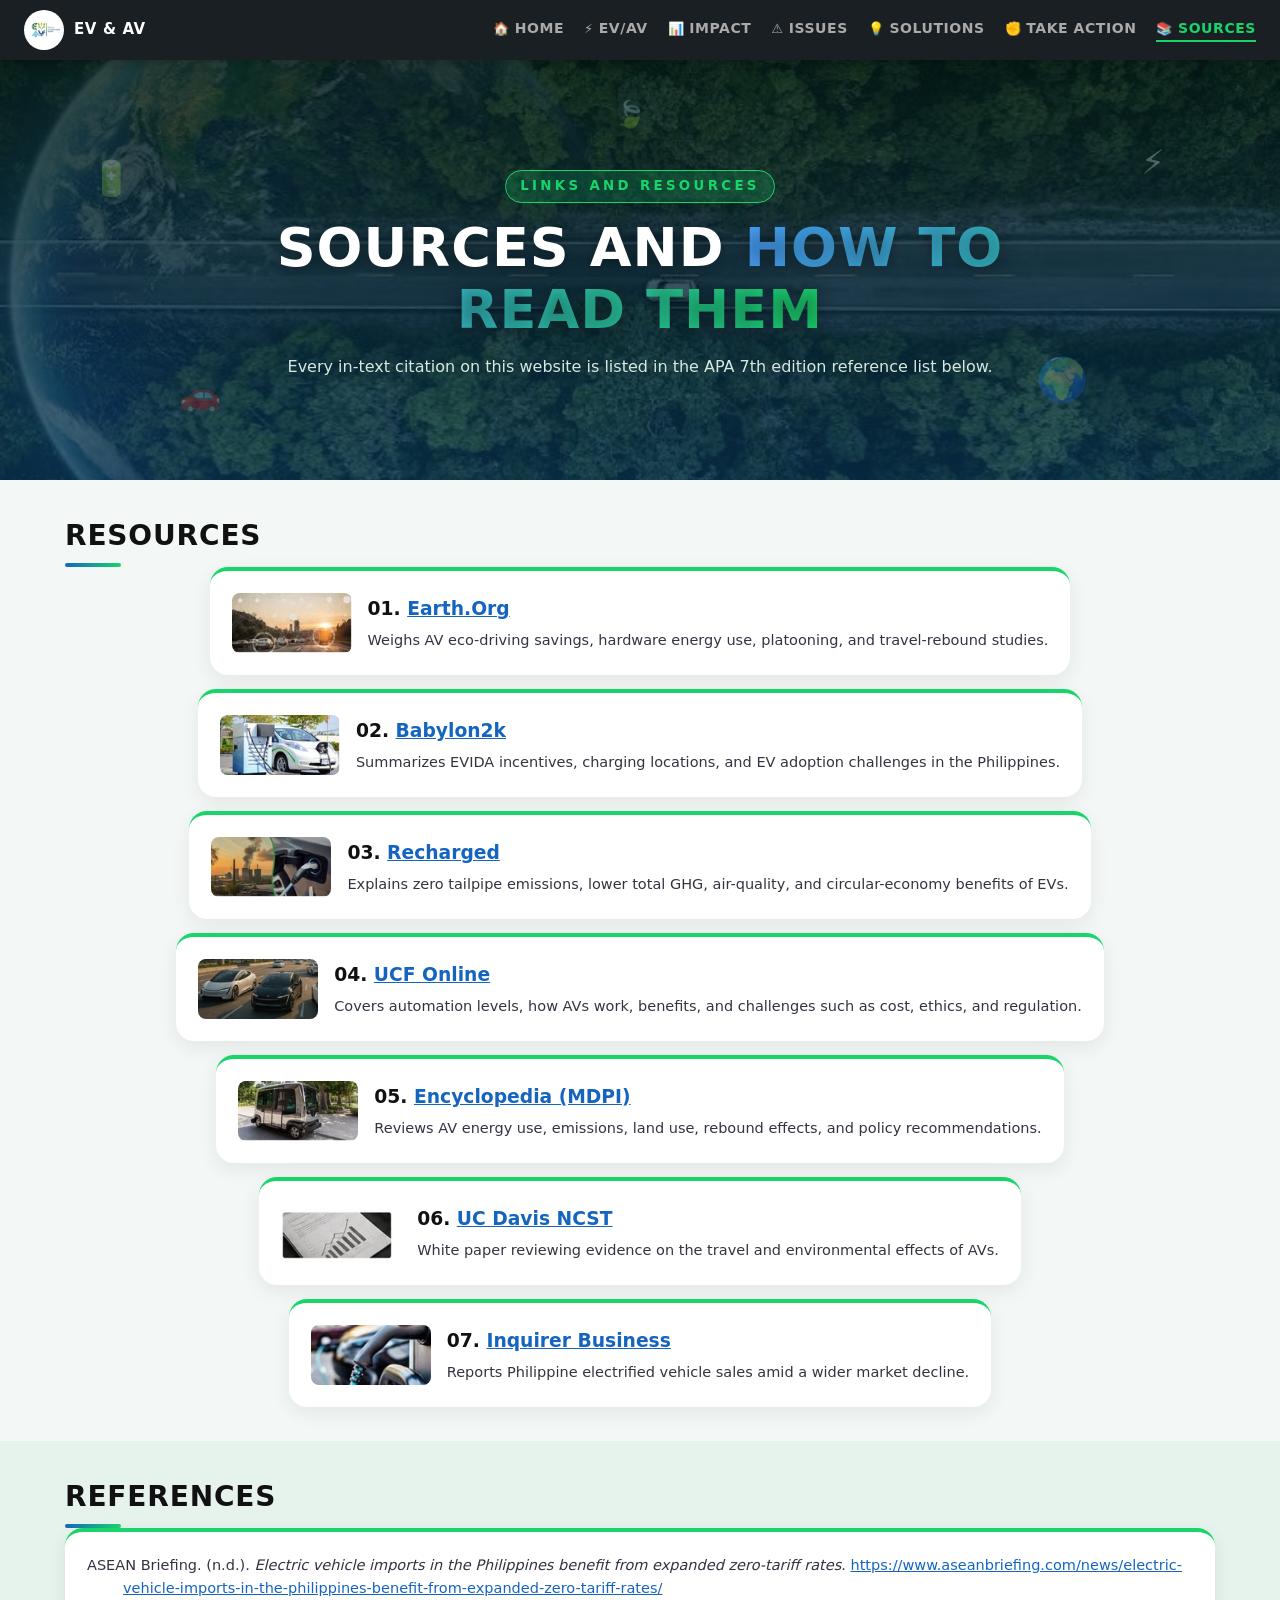
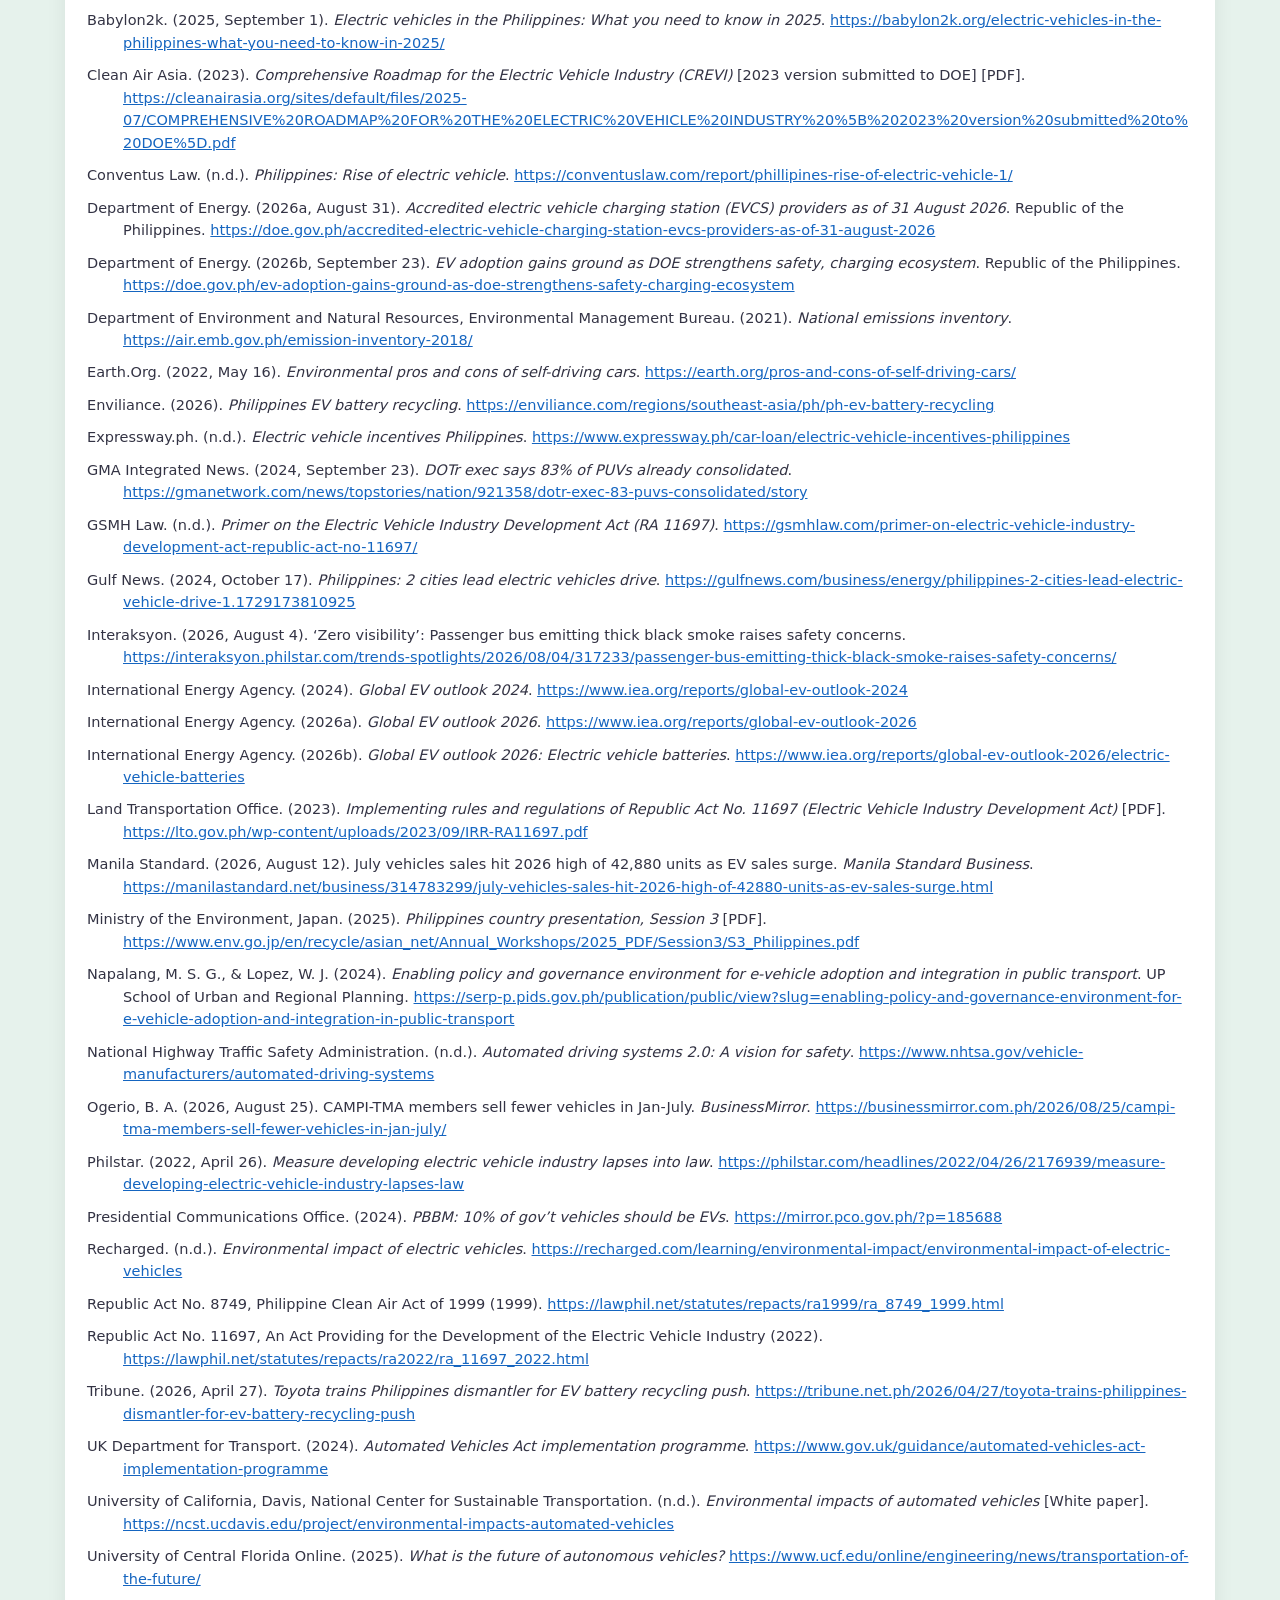
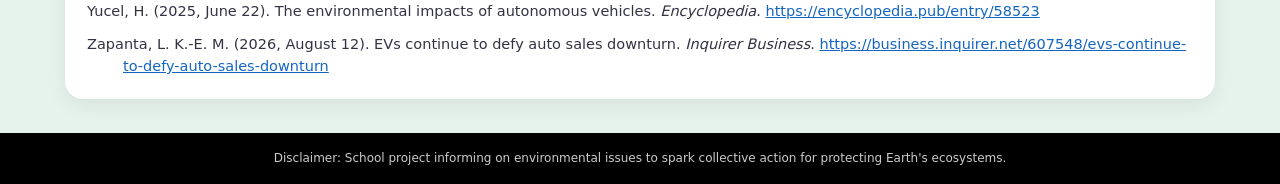
<file: sources.html>
<!DOCTYPE html>
<html lang="en"><head><meta charset="utf-8"><meta name="viewport" content="width=device-width, initial-scale=1">
<title>Sources | Ethics and Environmental Impact of EV &amp; AV</title><link rel="stylesheet" href="style.css"></head>
<body><nav aria-label="Main"><a class="brand" href="index.html"><img src="images/logo.png" alt="Ethics and Environmental Impact logo">EV &amp; AV</a><div class="links"><a href="index.html">HOME</a><a href="evav.html">EV/AV</a><a href="impact.html">IMPACT</a><a href="issues.html">ISSUES</a><a href="solutions.html">SOLUTIONS</a><a href="takeaction.html">TAKE ACTION</a><a class=on href="sources.html">SOURCES</a></div></nav><header class="hero " style="--bg:url(images/earth.jpg)"><small>LINKS AND RESOURCES</small><h1>Sources and <span>How to Read Them</span></h1><p>Every in-text citation on this website is listed in the APA 7th edition reference list below.</p></header><section class="sec "><div class="in"><h2 class="rv">Resources</h2><div style="display:grid;gap:14px"><div class="tile rv thumb"><img src="images/sunset.jpg" alt=""><div><h3>01. <a href="https://earth.org/pros-and-cons-of-self-driving-cars/" target="_blank" rel="noopener">Earth.Org</a></h3><p>Weighs AV eco-driving savings, hardware energy use, platooning, and travel-rebound studies.</p></div></div><div class="tile rv thumb"><img src="images/leaf.jpg" alt=""><div><h3>02. <a href="https://babylon2k.org/electric-vehicles-in-the-philippines-what-you-need-to-know-in-2025/" target="_blank" rel="noopener">Babylon2k</a></h3><p>Summarizes EVIDA incentives, charging locations, and EV adoption challenges in the Philippines.</p></div></div><div class="tile rv thumb"><img src="images/smoke.jpg" alt=""><div><h3>03. <a href="https://recharged.com/learning/environmental-impact/environmental-impact-of-electric-vehicles" target="_blank" rel="noopener">Recharged</a></h3><p>Explains zero tailpipe emissions, lower total GHG, air-quality, and circular-economy benefits of EVs.</p></div></div><div class="tile rv thumb"><img src="images/cars.jpg" alt=""><div><h3>04. <a href="https://www.ucf.edu/online/engineering/news/transportation-of-the-future/" target="_blank" rel="noopener">UCF Online</a></h3><p>Covers automation levels, how AVs work, benefits, and challenges such as cost, ethics, and regulation.</p></div></div><div class="tile rv thumb"><img src="images/shuttle.jpg" alt=""><div><h3>05. <a href="https://encyclopedia.pub/entry/58523" target="_blank" rel="noopener">Encyclopedia (MDPI)</a></h3><p>Reviews AV energy use, emissions, land use, rebound effects, and policy recommendations.</p></div></div><div class="tile rv thumb"><img src="images/paper.jpg" alt=""><div><h3>06. <a href="https://ncst.ucdavis.edu/project/environmental-impacts-automated-vehicles" target="_blank" rel="noopener">UC Davis NCST</a></h3><p>White paper reviewing evidence on the travel and environmental effects of AVs.</p></div></div><div class="tile rv thumb"><img src="images/plug.jpg" alt=""><div><h3>07. <a href="https://business.inquirer.net/607548/evs-continue-to-defy-auto-sales-downturn" target="_blank" rel="noopener">Inquirer Business</a></h3><p>Reports Philippine electrified vehicle sales amid a wider market decline.</p></div></div></div></div></section><section class="sec alt"><div class="in"><h2 class="rv">References</h2><div class="tile rv"><p style="padding-left:36px;text-indent:-36px;word-break:break-word">ASEAN Briefing. (n.d.). <i>Electric vehicle imports in the Philippines benefit from expanded zero-tariff rates</i>. <a href="https://www.aseanbriefing.com/news/electric-vehicle-imports-in-the-philippines-benefit-from-expanded-zero-tariff-rates/" target="_blank" rel="noopener">https://www.aseanbriefing.com/news/electric-vehicle-imports-in-the-philippines-benefit-from-expanded-zero-tariff-rates/</a></p><p style="padding-left:36px;text-indent:-36px;word-break:break-word">Babylon2k. (2025, September 1). <i>Electric vehicles in the Philippines: What you need to know in 2025</i>. <a href="https://babylon2k.org/electric-vehicles-in-the-philippines-what-you-need-to-know-in-2025/" target="_blank" rel="noopener">https://babylon2k.org/electric-vehicles-in-the-philippines-what-you-need-to-know-in-2025/</a></p><p style="padding-left:36px;text-indent:-36px;word-break:break-word">Clean Air Asia. (2023). <i>Comprehensive Roadmap for the Electric Vehicle Industry (CREVI)</i> [2023 version submitted to DOE] [PDF]. <a href="https://cleanairasia.org/sites/default/files/2025-07/COMPREHENSIVE%20ROADMAP%20FOR%20THE%20ELECTRIC%20VEHICLE%20INDUSTRY%20%5B%202023%20version%20submitted%20to%20DOE%5D.pdf" target="_blank" rel="noopener">https://cleanairasia.org/sites/default/files/2025-07/COMPREHENSIVE%20ROADMAP%20FOR%20THE%20ELECTRIC%20VEHICLE%20INDUSTRY%20%5B%202023%20version%20submitted%20to%20DOE%5D.pdf</a></p><p style="padding-left:36px;text-indent:-36px;word-break:break-word">Conventus Law. (n.d.). <i>Philippines: Rise of electric vehicle</i>. <a href="https://conventuslaw.com/report/phillipines-rise-of-electric-vehicle-1/" target="_blank" rel="noopener">https://conventuslaw.com/report/phillipines-rise-of-electric-vehicle-1/</a></p><p style="padding-left:36px;text-indent:-36px;word-break:break-word">Department of Energy. (2026a, August 31). <i>Accredited electric vehicle charging station (EVCS) providers as of 31 August 2026</i>. Republic of the Philippines. <a href="https://doe.gov.ph/accredited-electric-vehicle-charging-station-evcs-providers-as-of-31-august-2026" target="_blank" rel="noopener">https://doe.gov.ph/accredited-electric-vehicle-charging-station-evcs-providers-as-of-31-august-2026</a></p><p style="padding-left:36px;text-indent:-36px;word-break:break-word">Department of Energy. (2026b, September 23). <i>EV adoption gains ground as DOE strengthens safety, charging ecosystem</i>. Republic of the Philippines. <a href="https://doe.gov.ph/ev-adoption-gains-ground-as-doe-strengthens-safety-charging-ecosystem" target="_blank" rel="noopener">https://doe.gov.ph/ev-adoption-gains-ground-as-doe-strengthens-safety-charging-ecosystem</a></p><p style="padding-left:36px;text-indent:-36px;word-break:break-word">Department of Environment and Natural Resources, Environmental Management Bureau. (2021). <i>National emissions inventory</i>. <a href="https://air.emb.gov.ph/emission-inventory-2018/" target="_blank" rel="noopener">https://air.emb.gov.ph/emission-inventory-2018/</a></p><p style="padding-left:36px;text-indent:-36px;word-break:break-word">Earth.Org. (2022, May 16). <i>Environmental pros and cons of self-driving cars</i>. <a href="https://earth.org/pros-and-cons-of-self-driving-cars/" target="_blank" rel="noopener">https://earth.org/pros-and-cons-of-self-driving-cars/</a></p><p style="padding-left:36px;text-indent:-36px;word-break:break-word">Enviliance. (2026). <i>Philippines EV battery recycling</i>. <a href="https://enviliance.com/regions/southeast-asia/ph/ph-ev-battery-recycling" target="_blank" rel="noopener">https://enviliance.com/regions/southeast-asia/ph/ph-ev-battery-recycling</a></p><p style="padding-left:36px;text-indent:-36px;word-break:break-word">Expressway.ph. (n.d.). <i>Electric vehicle incentives Philippines</i>. <a href="https://www.expressway.ph/car-loan/electric-vehicle-incentives-philippines" target="_blank" rel="noopener">https://www.expressway.ph/car-loan/electric-vehicle-incentives-philippines</a></p><p style="padding-left:36px;text-indent:-36px;word-break:break-word">GMA Integrated News. (2024, September 23). <i>DOTr exec says 83% of PUVs already consolidated</i>. <a href="https://gmanetwork.com/news/topstories/nation/921358/dotr-exec-83-puvs-consolidated/story" target="_blank" rel="noopener">https://gmanetwork.com/news/topstories/nation/921358/dotr-exec-83-puvs-consolidated/story</a></p><p style="padding-left:36px;text-indent:-36px;word-break:break-word">GSMH Law. (n.d.). <i>Primer on the Electric Vehicle Industry Development Act (RA 11697)</i>. <a href="https://gsmhlaw.com/primer-on-electric-vehicle-industry-development-act-republic-act-no-11697/" target="_blank" rel="noopener">https://gsmhlaw.com/primer-on-electric-vehicle-industry-development-act-republic-act-no-11697/</a></p><p style="padding-left:36px;text-indent:-36px;word-break:break-word">Gulf News. (2024, October 17). <i>Philippines: 2 cities lead electric vehicles drive</i>. <a href="https://gulfnews.com/business/energy/philippines-2-cities-lead-electric-vehicle-drive-1.1729173810925" target="_blank" rel="noopener">https://gulfnews.com/business/energy/philippines-2-cities-lead-electric-vehicle-drive-1.1729173810925</a></p><p style="padding-left:36px;text-indent:-36px;word-break:break-word">Interaksyon. (2026, August 4). ‘Zero visibility’: Passenger bus emitting thick black smoke raises safety concerns. <a href="https://interaksyon.philstar.com/trends-spotlights/2026/08/04/317233/passenger-bus-emitting-thick-black-smoke-raises-safety-concerns/" target="_blank" rel="noopener">https://interaksyon.philstar.com/trends-spotlights/2026/08/04/317233/passenger-bus-emitting-thick-black-smoke-raises-safety-concerns/</a></p><p style="padding-left:36px;text-indent:-36px;word-break:break-word">International Energy Agency. (2024). <i>Global EV outlook 2024</i>. <a href="https://www.iea.org/reports/global-ev-outlook-2024" target="_blank" rel="noopener">https://www.iea.org/reports/global-ev-outlook-2024</a></p><p style="padding-left:36px;text-indent:-36px;word-break:break-word">International Energy Agency. (2026a). <i>Global EV outlook 2026</i>. <a href="https://www.iea.org/reports/global-ev-outlook-2026" target="_blank" rel="noopener">https://www.iea.org/reports/global-ev-outlook-2026</a></p><p style="padding-left:36px;text-indent:-36px;word-break:break-word">International Energy Agency. (2026b). <i>Global EV outlook 2026: Electric vehicle batteries</i>. <a href="https://www.iea.org/reports/global-ev-outlook-2026/electric-vehicle-batteries" target="_blank" rel="noopener">https://www.iea.org/reports/global-ev-outlook-2026/electric-vehicle-batteries</a></p><p style="padding-left:36px;text-indent:-36px;word-break:break-word">Land Transportation Office. (2023). <i>Implementing rules and regulations of Republic Act No. 11697 (Electric Vehicle Industry Development Act)</i> [PDF]. <a href="https://lto.gov.ph/wp-content/uploads/2023/09/IRR-RA11697.pdf" target="_blank" rel="noopener">https://lto.gov.ph/wp-content/uploads/2023/09/IRR-RA11697.pdf</a></p><p style="padding-left:36px;text-indent:-36px;word-break:break-word">Manila Standard. (2026, August 12). July vehicles sales hit 2026 high of 42,880 units as EV sales surge. <i>Manila Standard Business</i>. <a href="https://manilastandard.net/business/314783299/july-vehicles-sales-hit-2026-high-of-42880-units-as-ev-sales-surge.html" target="_blank" rel="noopener">https://manilastandard.net/business/314783299/july-vehicles-sales-hit-2026-high-of-42880-units-as-ev-sales-surge.html</a></p><p style="padding-left:36px;text-indent:-36px;word-break:break-word">Ministry of the Environment, Japan. (2025). <i>Philippines country presentation, Session 3</i> [PDF]. <a href="https://www.env.go.jp/en/recycle/asian_net/Annual_Workshops/2025_PDF/Session3/S3_Philippines.pdf" target="_blank" rel="noopener">https://www.env.go.jp/en/recycle/asian_net/Annual_Workshops/2025_PDF/Session3/S3_Philippines.pdf</a></p><p style="padding-left:36px;text-indent:-36px;word-break:break-word">Napalang, M. S. G., &amp; Lopez, W. J. (2024). <i>Enabling policy and governance environment for e-vehicle adoption and integration in public transport</i>. UP School of Urban and Regional Planning. <a href="https://serp-p.pids.gov.ph/publication/public/view?slug=enabling-policy-and-governance-environment-for-e-vehicle-adoption-and-integration-in-public-transport" target="_blank" rel="noopener">https://serp-p.pids.gov.ph/publication/public/view?slug=enabling-policy-and-governance-environment-for-e-vehicle-adoption-and-integration-in-public-transport</a></p><p style="padding-left:36px;text-indent:-36px;word-break:break-word">National Highway Traffic Safety Administration. (n.d.). <i>Automated driving systems 2.0: A vision for safety</i>. <a href="https://www.nhtsa.gov/vehicle-manufacturers/automated-driving-systems" target="_blank" rel="noopener">https://www.nhtsa.gov/vehicle-manufacturers/automated-driving-systems</a></p><p style="padding-left:36px;text-indent:-36px;word-break:break-word">Ogerio, B. A. (2026, August 25). CAMPI-TMA members sell fewer vehicles in Jan-July. <i>BusinessMirror</i>. <a href="https://businessmirror.com.ph/2026/08/25/campi-tma-members-sell-fewer-vehicles-in-jan-july/" target="_blank" rel="noopener">https://businessmirror.com.ph/2026/08/25/campi-tma-members-sell-fewer-vehicles-in-jan-july/</a></p><p style="padding-left:36px;text-indent:-36px;word-break:break-word">Philstar. (2022, April 26). <i>Measure developing electric vehicle industry lapses into law</i>. <a href="https://philstar.com/headlines/2022/04/26/2176939/measure-developing-electric-vehicle-industry-lapses-law" target="_blank" rel="noopener">https://philstar.com/headlines/2022/04/26/2176939/measure-developing-electric-vehicle-industry-lapses-law</a></p><p style="padding-left:36px;text-indent:-36px;word-break:break-word">Presidential Communications Office. (2024). <i>PBBM: 10% of gov’t vehicles should be EVs</i>. <a href="https://mirror.pco.gov.ph/?p=185688" target="_blank" rel="noopener">https://mirror.pco.gov.ph/?p=185688</a></p><p style="padding-left:36px;text-indent:-36px;word-break:break-word">Recharged. (n.d.). <i>Environmental impact of electric vehicles</i>. <a href="https://recharged.com/learning/environmental-impact/environmental-impact-of-electric-vehicles" target="_blank" rel="noopener">https://recharged.com/learning/environmental-impact/environmental-impact-of-electric-vehicles</a></p><p style="padding-left:36px;text-indent:-36px;word-break:break-word">Republic Act No. 8749, Philippine Clean Air Act of 1999 (1999). <a href="https://lawphil.net/statutes/repacts/ra1999/ra_8749_1999.html" target="_blank" rel="noopener">https://lawphil.net/statutes/repacts/ra1999/ra_8749_1999.html</a></p><p style="padding-left:36px;text-indent:-36px;word-break:break-word">Republic Act No. 11697, An Act Providing for the Development of the Electric Vehicle Industry (2022). <a href="https://lawphil.net/statutes/repacts/ra2022/ra_11697_2022.html" target="_blank" rel="noopener">https://lawphil.net/statutes/repacts/ra2022/ra_11697_2022.html</a></p><p style="padding-left:36px;text-indent:-36px;word-break:break-word">Tribune. (2026, April 27). <i>Toyota trains Philippines dismantler for EV battery recycling push</i>. <a href="https://tribune.net.ph/2026/04/27/toyota-trains-philippines-dismantler-for-ev-battery-recycling-push" target="_blank" rel="noopener">https://tribune.net.ph/2026/04/27/toyota-trains-philippines-dismantler-for-ev-battery-recycling-push</a></p><p style="padding-left:36px;text-indent:-36px;word-break:break-word">UK Department for Transport. (2024). <i>Automated Vehicles Act implementation programme</i>. <a href="https://www.gov.uk/guidance/automated-vehicles-act-implementation-programme" target="_blank" rel="noopener">https://www.gov.uk/guidance/automated-vehicles-act-implementation-programme</a></p><p style="padding-left:36px;text-indent:-36px;word-break:break-word">University of California, Davis, National Center for Sustainable Transportation. (n.d.). <i>Environmental impacts of automated vehicles</i> [White paper]. <a href="https://ncst.ucdavis.edu/project/environmental-impacts-automated-vehicles" target="_blank" rel="noopener">https://ncst.ucdavis.edu/project/environmental-impacts-automated-vehicles</a></p><p style="padding-left:36px;text-indent:-36px;word-break:break-word">University of Central Florida Online. (2025). <i>What is the future of autonomous vehicles?</i> <a href="https://www.ucf.edu/online/engineering/news/transportation-of-the-future/" target="_blank" rel="noopener">https://www.ucf.edu/online/engineering/news/transportation-of-the-future/</a></p><p style="padding-left:36px;text-indent:-36px;word-break:break-word">Yucel, H. (2025, June 22). The environmental impacts of autonomous vehicles. <i>Encyclopedia</i>. <a href="https://encyclopedia.pub/entry/58523" target="_blank" rel="noopener">https://encyclopedia.pub/entry/58523</a></p><p style="padding-left:36px;text-indent:-36px;word-break:break-word">Zapanta, L. K.-E. M. (2026, August 12). EVs continue to defy auto sales downturn. <i>Inquirer Business</i>. <a href="https://business.inquirer.net/607548/evs-continue-to-defy-auto-sales-downturn" target="_blank" rel="noopener">https://business.inquirer.net/607548/evs-continue-to-defy-auto-sales-downturn</a></p></div></div></section><footer>Disclaimer: School project informing on environmental issues to spark collective action for protecting Earth's ecosystems.</footer><script src="script.js"></script></body></html>
</file>
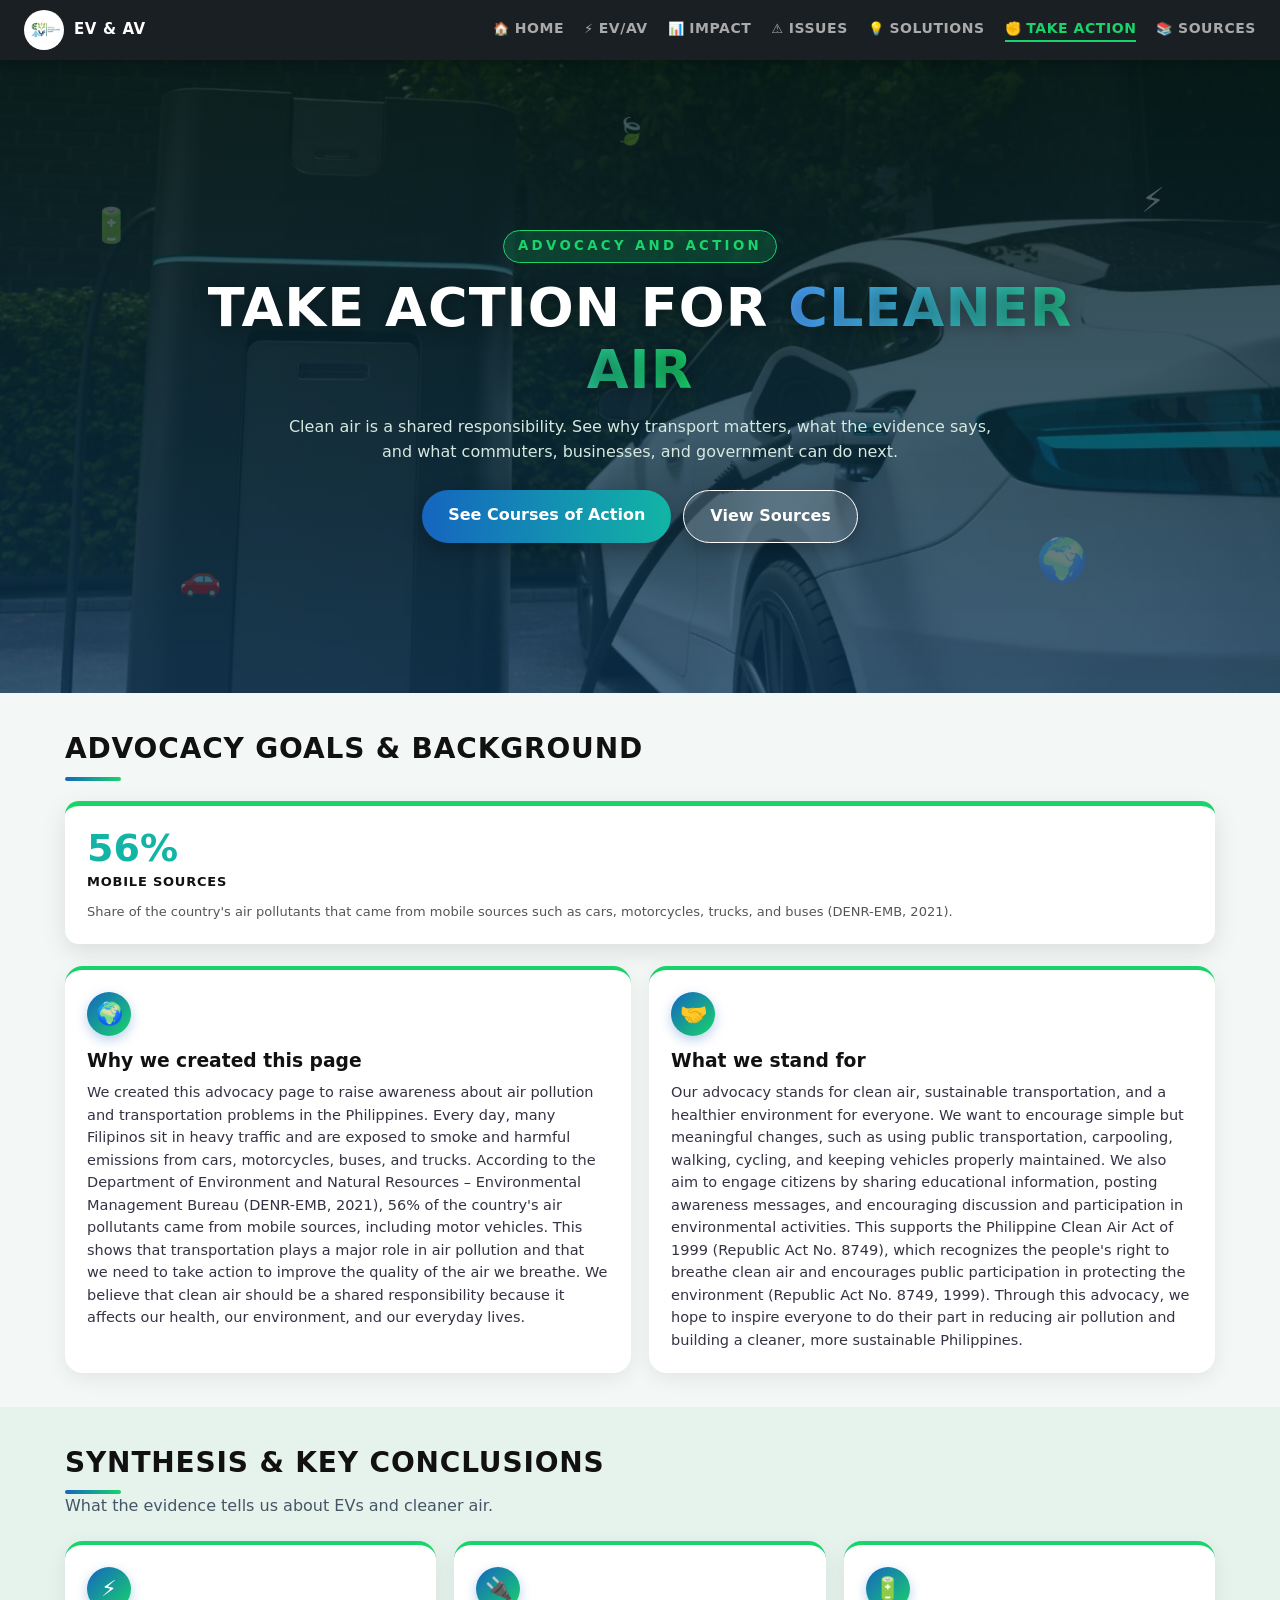
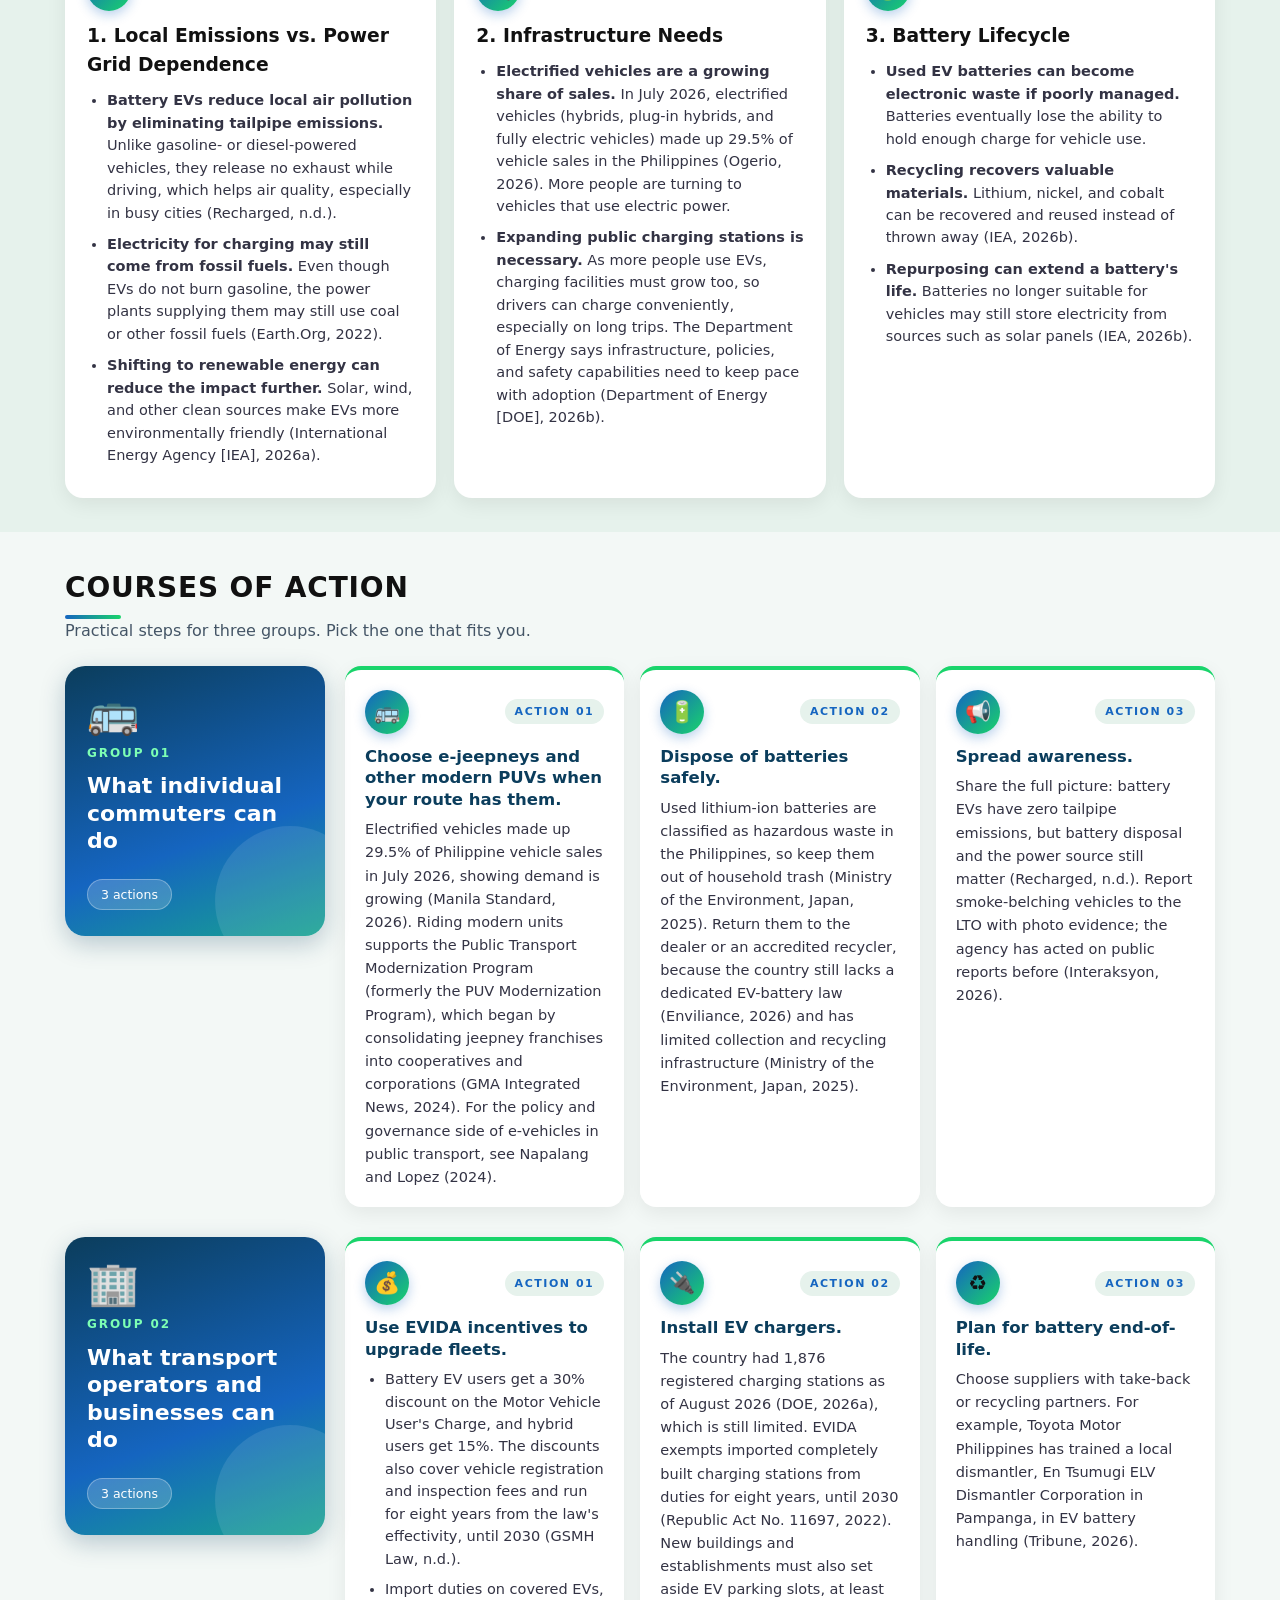
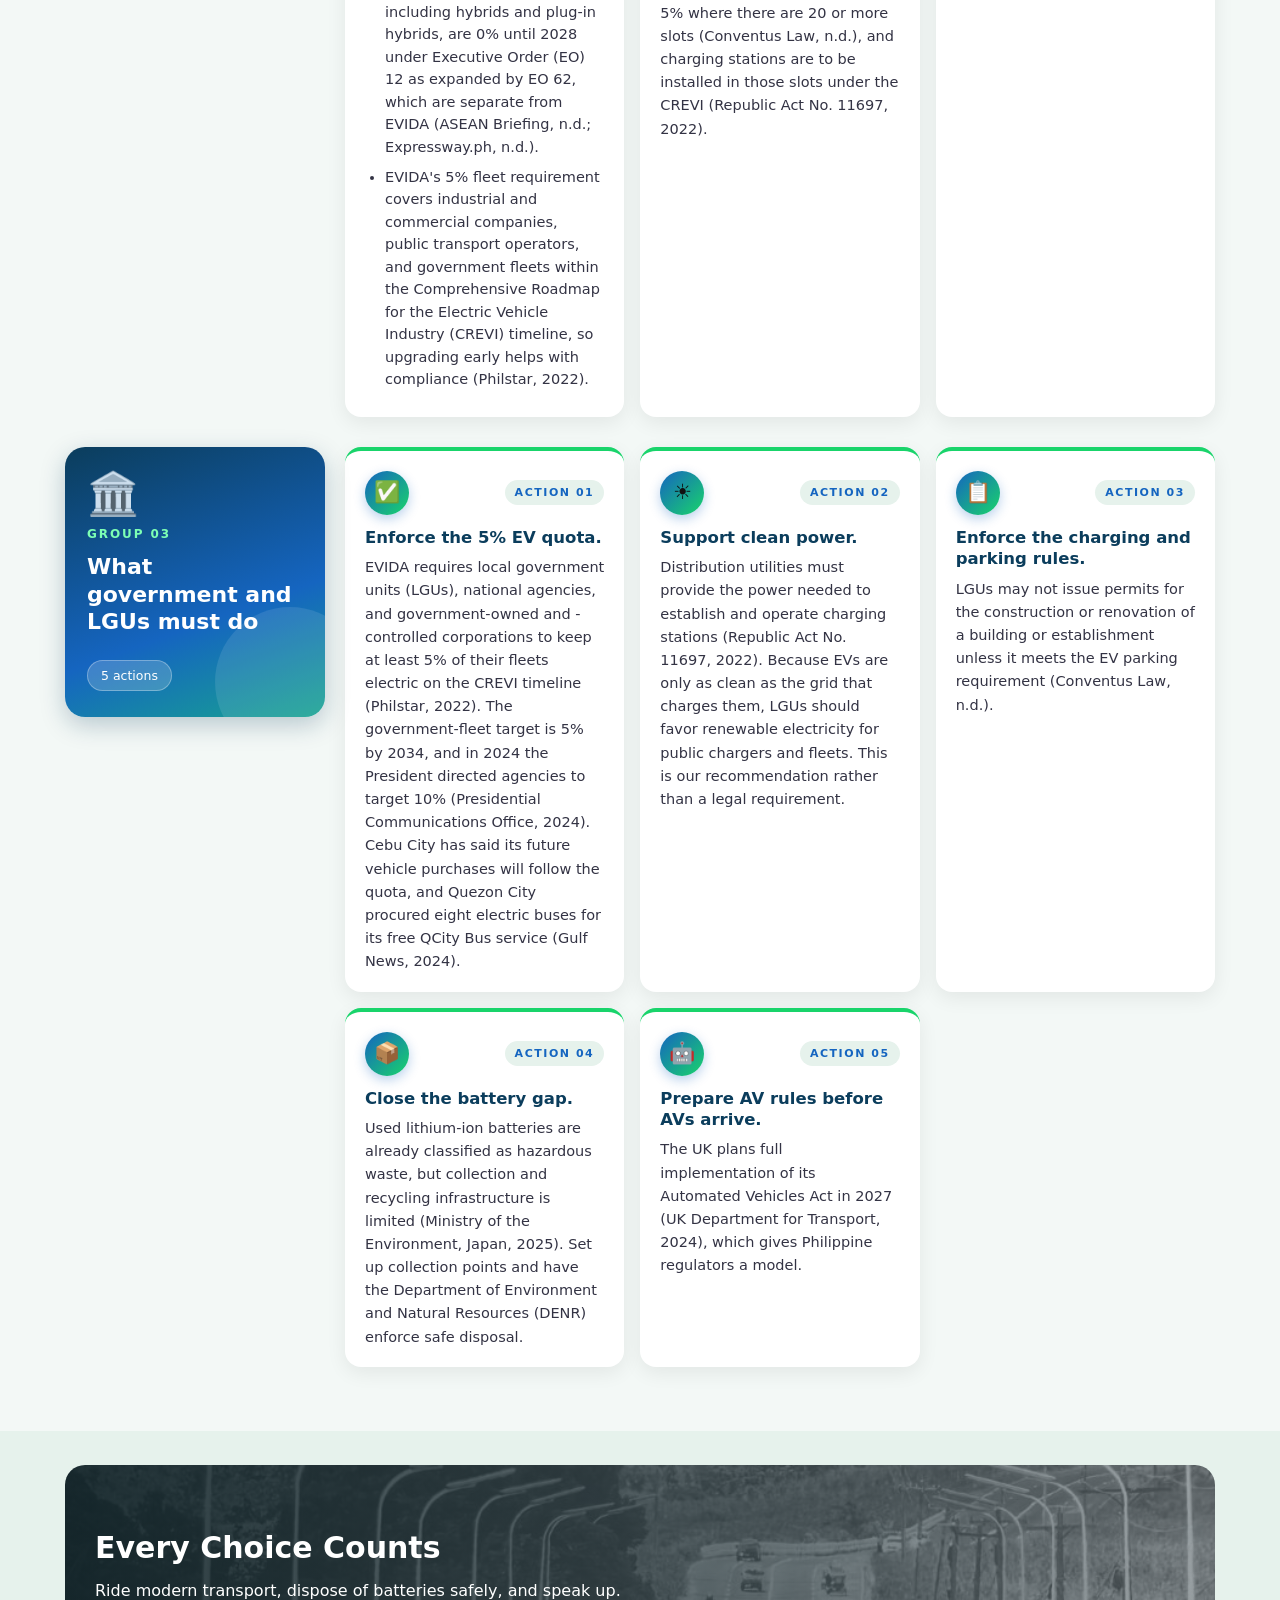
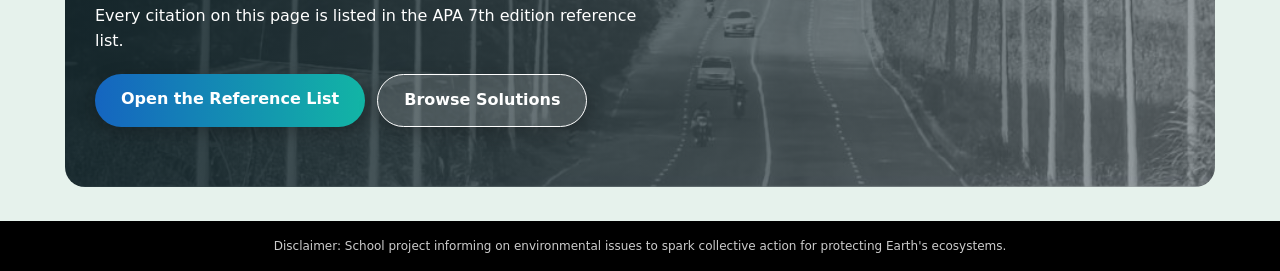
<file: takeaction.html>
<!DOCTYPE html>
<html lang="en"><head><meta charset="utf-8"><meta name="viewport" content="width=device-width, initial-scale=1">
<title>Take Action | Ethics and Environmental Impact of EV &amp; AV</title><link rel="stylesheet" href="style.css"></head>
<body><nav aria-label="Main"><a class="brand" href="index.html"><img src="images/logo.png" alt="Ethics and Environmental Impact logo">EV &amp; AV</a><div class="links"><a href="index.html">HOME</a><a href="evav.html">EV/AV</a><a href="impact.html">IMPACT</a><a href="issues.html">ISSUES</a><a href="solutions.html">SOLUTIONS</a><a class=on href="takeaction.html">TAKE ACTION</a><a href="sources.html">SOURCES</a></div></nav><header class="hero tall" style="--bg:url(images/hero.jpg)"><small>ADVOCACY AND ACTION</small><h1>Take Action for <span>Cleaner Air</span></h1><p>Clean air is a shared responsibility. See why transport matters, what the evidence says, and what commuters, businesses, and government can do next.</p><div class="btns"><a class="cta" href="#actions">See Courses of Action</a><a class="cta alt" href="sources.html">View Sources</a></div></header><section class="sec" id="advocacy"><div class="in"><h2 class="rv">Advocacy Goals &amp; Background</h2>
<div class="stats flat" style="margin-bottom:22px"><div class="stat rv"><b>56%</b><span>Mobile Sources</span><p>Share of the country's air pollutants that came from mobile sources such as cars, motorcycles, trucks, and buses (DENR-EMB, 2021).</p></div></div>
<div class="grid" style="grid-template-columns:repeat(auto-fit,minmax(300px,1fr))">
<div class="tile rv"><div class="ic ico">&#127757;</div><h3>Why we created this page</h3><p>We created this advocacy page to raise awareness about air pollution and transportation problems in the Philippines. Every day, many Filipinos sit in heavy traffic and are exposed to smoke and harmful emissions from cars, motorcycles, buses, and trucks. According to the Department of Environment and Natural Resources &ndash; Environmental Management Bureau (DENR-EMB, 2021), 56% of the country's air pollutants came from mobile sources, including motor vehicles. This shows that transportation plays a major role in air pollution and that we need to take action to improve the quality of the air we breathe. We believe that clean air should be a shared responsibility because it affects our health, our environment, and our everyday lives.</p></div>
<div class="tile rv"><div class="ic ico">&#129309;</div><h3>What we stand for</h3><p>Our advocacy stands for clean air, sustainable transportation, and a healthier environment for everyone. We want to encourage simple but meaningful changes, such as using public transportation, carpooling, walking, cycling, and keeping vehicles properly maintained. We also aim to engage citizens by sharing educational information, posting awareness messages, and encouraging discussion and participation in environmental activities. This supports the Philippine Clean Air Act of 1999 (Republic Act No. 8749), which recognizes the people's right to breathe clean air and encourages public participation in protecting the environment (Republic Act No. 8749, 1999). Through this advocacy, we hope to inspire everyone to do their part in reducing air pollution and building a cleaner, more sustainable Philippines.</p></div>
</div></div></section><section class="sec alt" id="synthesis"><div class="in"><h2 class="rv">Synthesis &amp; Key Conclusions</h2><p class="sub rv">What the evidence tells us about EVs and cleaner air.</p>
<div class="grid" style="grid-template-columns:repeat(auto-fit,minmax(300px,1fr))">
<div class="tile rv"><div class="ic ico">&#9889;</div><h3>1. Local Emissions vs. Power Grid Dependence</h3><ul><li><b>Battery EVs reduce local air pollution by eliminating tailpipe emissions.</b> Unlike gasoline- or diesel-powered vehicles, they release no exhaust while driving, which helps air quality, especially in busy cities (Recharged, n.d.).</li><li><b>Electricity for charging may still come from fossil fuels.</b> Even though EVs do not burn gasoline, the power plants supplying them may still use coal or other fossil fuels (Earth.Org, 2022).</li><li><b>Shifting to renewable energy can reduce the impact further.</b> Solar, wind, and other clean sources make EVs more environmentally friendly (International Energy Agency [IEA], 2026a).</li></ul></div>
<div class="tile rv"><div class="ic ico">&#128268;</div><h3>2. Infrastructure Needs</h3><ul><li><b>Electrified vehicles are a growing share of sales.</b> In July 2026, electrified vehicles (hybrids, plug-in hybrids, and fully electric vehicles) made up 29.5% of vehicle sales in the Philippines (Ogerio, 2026). More people are turning to vehicles that use electric power.</li><li><b>Expanding public charging stations is necessary.</b> As more people use EVs, charging facilities must grow too, so drivers can charge conveniently, especially on long trips. The Department of Energy says infrastructure, policies, and safety capabilities need to keep pace with adoption (Department of Energy [DOE], 2026b).</li></ul></div>
<div class="tile rv"><div class="ic ico">&#128267;</div><h3>3. Battery Lifecycle</h3><ul><li><b>Used EV batteries can become electronic waste if poorly managed.</b> Batteries eventually lose the ability to hold enough charge for vehicle use.</li><li><b>Recycling recovers valuable materials.</b> Lithium, nickel, and cobalt can be recovered and reused instead of thrown away (IEA, 2026b).</li><li><b>Repurposing can extend a battery&#39;s life.</b> Batteries no longer suitable for vehicles may still store electricity from sources such as solar panels (IEA, 2026b).</li></ul></div>
</div></div></section><section class="sec" id="actions"><div class="in"><h2 class="rv">Courses of Action</h2><p class="sub rv">Practical steps for three groups. Pick the one that fits you.</p>

<div class="coa"><aside class="coa-side rv"><span class="g-ico">&#128652;</span><span class="g-label">GROUP 01</span><h3>What individual commuters can do</h3><span class="g-count">3 actions</span></aside><div class="coa-cards">
<article class="ac rv"><div class="ac-top"><span class="ic ico">&#128652;</span><span class="ac-n">ACTION 01</span></div><h4>Choose e-jeepneys and other modern PUVs when your route has them.</h4><p>Electrified vehicles made up 29.5% of Philippine vehicle sales in July 2026, showing demand is growing (Manila Standard, 2026). Riding modern units supports the Public Transport Modernization Program (formerly the PUV Modernization Program), which began by consolidating jeepney franchises into cooperatives and corporations (GMA Integrated News, 2024). For the policy and governance side of e-vehicles in public transport, see Napalang and Lopez (2024).</p></article>
<article class="ac rv"><div class="ac-top"><span class="ic ico">&#128267;</span><span class="ac-n">ACTION 02</span></div><h4>Dispose of batteries safely.</h4><p>Used lithium-ion batteries are classified as hazardous waste in the Philippines, so keep them out of household trash (Ministry of the Environment, Japan, 2025). Return them to the dealer or an accredited recycler, because the country still lacks a dedicated EV-battery law (Enviliance, 2026) and has limited collection and recycling infrastructure (Ministry of the Environment, Japan, 2025).</p></article>
<article class="ac rv"><div class="ac-top"><span class="ic ico">&#128226;</span><span class="ac-n">ACTION 03</span></div><h4>Spread awareness.</h4><p>Share the full picture: battery EVs have zero tailpipe emissions, but battery disposal and the power source still matter (Recharged, n.d.). Report smoke-belching vehicles to the LTO with photo evidence; the agency has acted on public reports before (Interaksyon, 2026).</p></article>
</div></div>

<div class="coa"><aside class="coa-side rv"><span class="g-ico">&#127970;</span><span class="g-label">GROUP 02</span><h3>What transport operators and businesses can do</h3><span class="g-count">3 actions</span></aside><div class="coa-cards">
<article class="ac rv"><div class="ac-top"><span class="ic ico">&#128176;</span><span class="ac-n">ACTION 01</span></div><h4>Use EVIDA incentives to upgrade fleets.</h4><ul><li>Battery EV users get a 30% discount on the Motor Vehicle User&#39;s Charge, and hybrid users get 15%. The discounts also cover vehicle registration and inspection fees and run for eight years from the law&#39;s effectivity, until 2030 (GSMH Law, n.d.).</li><li>Import duties on covered EVs, including hybrids and plug-in hybrids, are 0% until 2028 under Executive Order (EO) 12 as expanded by EO 62, which are separate from EVIDA (ASEAN Briefing, n.d.; Expressway.ph, n.d.).</li><li>EVIDA&#39;s 5% fleet requirement covers industrial and commercial companies, public transport operators, and government fleets within the Comprehensive Roadmap for the Electric Vehicle Industry (CREVI) timeline, so upgrading early helps with compliance (Philstar, 2022).</li></ul></article>
<article class="ac rv"><div class="ac-top"><span class="ic ico">&#128268;</span><span class="ac-n">ACTION 02</span></div><h4>Install EV chargers.</h4><p>The country had 1,876 registered charging stations as of August 2026 (DOE, 2026a), which is still limited. EVIDA exempts imported completely built charging stations from duties for eight years, until 2030 (Republic Act No. 11697, 2022). New buildings and establishments must also set aside EV parking slots, at least 5% where there are 20 or more slots (Conventus Law, n.d.), and charging stations are to be installed in those slots under the CREVI (Republic Act No. 11697, 2022).</p></article>
<article class="ac rv"><div class="ac-top"><span class="ic ico">&#9851;&#65039;</span><span class="ac-n">ACTION 03</span></div><h4>Plan for battery end-of-life.</h4><p>Choose suppliers with take-back or recycling partners. For example, Toyota Motor Philippines has trained a local dismantler, En Tsumugi ELV Dismantler Corporation in Pampanga, in EV battery handling (Tribune, 2026).</p></article>
</div></div>

<div class="coa"><aside class="coa-side rv"><span class="g-ico">&#127963;&#65039;</span><span class="g-label">GROUP 03</span><h3>What government and LGUs must do</h3><span class="g-count">5 actions</span></aside><div class="coa-cards">
<article class="ac rv"><div class="ac-top"><span class="ic ico">&#9989;</span><span class="ac-n">ACTION 01</span></div><h4>Enforce the 5% EV quota.</h4><p>EVIDA requires local government units (LGUs), national agencies, and government-owned and -controlled corporations to keep at least 5% of their fleets electric on the CREVI timeline (Philstar, 2022). The government-fleet target is 5% by 2034, and in 2024 the President directed agencies to target 10% (Presidential Communications Office, 2024). Cebu City has said its future vehicle purchases will follow the quota, and Quezon City procured eight electric buses for its free QCity Bus service (Gulf News, 2024).</p></article>
<article class="ac rv"><div class="ac-top"><span class="ic ico">&#9728;&#65039;</span><span class="ac-n">ACTION 02</span></div><h4>Support clean power.</h4><p>Distribution utilities must provide the power needed to establish and operate charging stations (Republic Act No. 11697, 2022). Because EVs are only as clean as the grid that charges them, LGUs should favor renewable electricity for public chargers and fleets. This is our recommendation rather than a legal requirement.</p></article>
<article class="ac rv"><div class="ac-top"><span class="ic ico">&#128203;</span><span class="ac-n">ACTION 03</span></div><h4>Enforce the charging and parking rules.</h4><p>LGUs may not issue permits for the construction or renovation of a building or establishment unless it meets the EV parking requirement (Conventus Law, n.d.).</p></article>
<article class="ac rv"><div class="ac-top"><span class="ic ico">&#128230;</span><span class="ac-n">ACTION 04</span></div><h4>Close the battery gap.</h4><p>Used lithium-ion batteries are already classified as hazardous waste, but collection and recycling infrastructure is limited (Ministry of the Environment, Japan, 2025). Set up collection points and have the Department of Environment and Natural Resources (DENR) enforce safe disposal.</p></article>
<article class="ac rv"><div class="ac-top"><span class="ic ico">&#129302;</span><span class="ac-n">ACTION 05</span></div><h4>Prepare AV rules before AVs arrive.</h4><p>The UK plans full implementation of its Automated Vehicles Act in 2027 (UK Department for Transport, 2024), which gives Philippine regulators a model.</p></article>
</div></div>
</div></section><section class="sec alt"><div class="in"><div class="banner rv"><h3>Every Choice Counts</h3><p>Ride modern transport, dispose of batteries safely, and speak up. Every citation on this page is listed in the APA 7th edition reference list.</p><div class="btns" style="margin-top:20px;display:flex;gap:12px;flex-wrap:wrap"><a class="cta" href="sources.html">Open the Reference List</a><a class="cta alt" href="solutions.html">Browse Solutions</a></div></div></div></section><footer>Disclaimer: School project informing on environmental issues to spark collective action for protecting Earth's ecosystems.</footer><script src="script.js"></script></body></html>
</file>
<file: style.css>
:root{--ink:#111;--g:#19d46b;--b:#1565c0;--t:#12b5a5;--bg:#f4f8f6;--card:#fff;--line:#d9e3de}
*{box-sizing:border-box}
body{margin:0;font-family:Arial,Helvetica,sans-serif;color:var(--ink);background:var(--bg);line-height:1.55}
a{color:var(--b)}
nav{background:#161616;display:flex;justify-content:flex-end;flex-wrap:wrap;gap:6px 22px;padding:14px 24px;position:sticky;top:0;z-index:5}
nav a{color:#aaa;text-decoration:none;font-weight:700;letter-spacing:.04em;font-size:14px}
nav a:hover,nav a.on{color:#fff}
.hero{color:#fff;text-align:center;padding:90px 20px 80px;background:
radial-gradient(circle at 15% 20%,rgba(25,212,107,.35),transparent 45%),
radial-gradient(circle at 85% 80%,rgba(21,101,192,.5),transparent 50%),
repeating-linear-gradient(90deg,rgba(255,255,255,.04) 0 1px,transparent 1px 48px),
linear-gradient(135deg,#06281f,#0b3d5c)}
.hero small{letter-spacing:.25em;color:var(--g);font-weight:700}
.hero h1{font-size:clamp(30px,5vw,54px);margin:14px auto;max-width:900px;line-height:1.15;text-transform:uppercase;letter-spacing:.02em}
.hero h1 span{background:linear-gradient(90deg,#4aa3ff,var(--g));-webkit-background-clip:text;background-clip:text;color:transparent}
.hero p{max-width:720px;margin:0 auto;color:#d6e8e0}
main{max-width:1200px;margin:auto;padding:0 20px 40px}
h2{font-size:28px;margin:48px 0 6px;text-transform:uppercase;letter-spacing:.03em}
.sub{color:#456;margin:0 0 20px}
.stats{display:grid;grid-template-columns:repeat(auto-fit,minmax(230px,1fr));gap:16px;margin-top:-40px}
.stat{background:var(--card);border-radius:14px;padding:22px;border-top:5px solid var(--g);box-shadow:0 8px 24px rgba(0,0,0,.1)}
.stat b{display:block;font-size:38px;color:var(--t);line-height:1.1}
.stat span{font-weight:700;text-transform:uppercase;font-size:13px;letter-spacing:.06em}
.stat p{margin:8px 0 0;font-size:13px;color:#555}
.tools{display:flex;gap:10px;flex-wrap:wrap;margin-bottom:12px}
input{flex:1;min-width:220px;padding:11px 14px;border:1px solid var(--line);border-radius:10px;font-size:15px}
button{background:#161616;color:#fff;border:0;border-radius:10px;padding:11px 18px;font-weight:700;cursor:pointer}
button:hover{background:var(--b)}
.wrap{overflow-x:auto;background:var(--card);border-radius:14px;box-shadow:0 4px 16px rgba(0,0,0,.07)}
table{border-collapse:collapse;min-width:1100px;width:100%;font-size:13px}
th{background:#161616;color:#fff;text-align:left;padding:12px;position:sticky;top:0}
td{padding:12px;border-top:1px solid var(--line);vertical-align:top}
tbody tr{cursor:pointer}
tbody tr:hover{background:#eaf7f0}
td.n{font-weight:700;min-width:150px}
.tag{display:inline-block;font-size:11px;background:#e1f3ea;color:#0a6b3a;border-radius:99px;padding:2px 9px;margin-top:4px}
.pc{margin:4px 0 0;padding-left:16px}
.card{background:var(--card);border:1px solid var(--line);border-left:6px solid var(--g);border-radius:12px;margin:12px 0}
.card summary{padding:16px 18px;cursor:pointer;font-weight:700;font-size:18px;list-style:none;display:flex;gap:12px;align-items:center;flex-wrap:wrap}
.card summary::-webkit-details-marker{display:none}
.num{background:linear-gradient(135deg,var(--b),var(--g));color:#fff;border-radius:50%;width:34px;height:34px;display:grid;place-items:center;font-size:15px}
.badge{margin-left:auto;font-size:12px;background:#eef3ff;color:var(--b);padding:4px 10px;border-radius:99px}
.card[open]{box-shadow:0 0 0 2px var(--g)}
.body{padding:0 18px 16px;display:grid;grid-template-columns:repeat(auto-fit,minmax(260px,1fr));gap:12px}
.body div{background:var(--bg);border-radius:10px;padding:12px}
.body h4{margin:0 0 4px;font-size:12px;text-transform:uppercase;letter-spacing:.08em;color:var(--t)}
.body p{margin:0;font-size:14px}
.note{font-size:13px;color:#456}
.refs{background:#161616;color:#eee;margin-top:50px;padding:40px 20px}
.refs div{max-width:1200px;margin:auto}
.refs h2{margin-top:0;color:#fff}
.refs p{padding-left:36px;text-indent:-36px;font-size:14px;margin:10px 0;word-break:break-word}
.refs a{color:#7fd6ff}
footer{background:#000;color:#ccc;text-align:center;font-size:12px;padding:16px}

.box{background:#fff;border-left:6px solid var(--g);border-radius:12px;padding:20px;margin:14px 0;box-shadow:0 4px 16px rgba(0,0,0,.07)}
.box h3{margin:0 0 6px}.box ul{margin:8px 0 0;padding-left:20px}
.cta{display:inline-block;background:#161616;color:#fff;border-radius:10px;padding:12px 22px;text-decoration:none;font-weight:700}
.quote{font-size:20px;border-left:5px solid var(--g);padding:12px 20px;background:#fff;border-radius:10px;margin:30px 0}
.stats.flat{margin-top:20px}.center{text-align:center}
.refs ol{padding-left:22px;color:#ddd}.refs li{margin:8px 0}/*NEW*/
body{font-family:system-ui,-apple-system,"Segoe UI",Roboto,Arial,sans-serif;background:#f3f8f6}
nav{justify-content:space-between;align-items:center;background:rgba(12,18,22,.94);backdrop-filter:blur(8px);padding:10px 24px;box-shadow:0 2px 12px rgba(0,0,0,.3)}
.brand{display:flex;align-items:center;gap:10px;color:#fff!important;font-size:15px}
.brand img{height:40px;width:40px;border-radius:50%;background:#fff}
.links{display:flex;flex-wrap:wrap;gap:4px 20px}
nav a.on{color:#19d46b;border-bottom:2px solid #19d46b}
.hero{background:linear-gradient(180deg,rgba(4,28,24,.8),rgba(8,52,84,.72)),var(--bg,linear-gradient(135deg,#06281f,#0b3d5c)) center/cover;padding:110px 20px 100px}
.hero.tall{padding:170px 20px 150px}
.hero h1{text-shadow:0 2px 18px rgba(0,0,0,.4)}
.hero small{display:inline-block;background:rgba(25,212,107,.18);border:1px solid var(--g);padding:5px 14px;border-radius:99px}
.hero .btns{margin-top:26px;display:flex;gap:12px;justify-content:center;flex-wrap:wrap}
.cta{background:linear-gradient(90deg,#1565c0,#12b5a5);color:#fff;padding:13px 26px;border-radius:99px;text-decoration:none;font-weight:700;box-shadow:0 6px 18px rgba(0,0,0,.25);transition:.25s}
.cta:hover{transform:translateY(-3px)}.cta.alt{background:rgba(255,255,255,.14);border:1px solid #fff}
.sec{padding:34px 20px}.sec.dark{background:linear-gradient(135deg,#0b3d5c,#0a6b3a);color:#fff}.sec.alt{background:#e6f2ec}
.in{max-width:1150px;margin:auto}
h2{position:relative;padding-bottom:10px}h2::after{content:"";position:absolute;left:0;bottom:0;width:70px;height:4px;border-radius:4px;background:linear-gradient(90deg,#1565c0,#19d46b)}
.center h2::after,h2.center::after{left:50%;transform:translateX(-50%)}
.dark .sub{color:#cfe}.sub{margin-bottom:22px}
.grid{display:grid;grid-template-columns:repeat(auto-fit,minmax(250px,1fr));gap:18px}
.tile{background:#fff;border-radius:18px;padding:22px;box-shadow:0 6px 20px rgba(0,0,0,.07);transition:.3s;border-top:4px solid var(--g)}
.tile:hover{transform:translateY(-6px);box-shadow:0 14px 30px rgba(0,0,0,.14)}
.tile h3{margin:0 0 6px}.tile p{margin:0;font-size:14.5px;color:#334}
.tile .ic{width:44px;height:44px;border-radius:50%;background:linear-gradient(135deg,#1565c0,#19d46b);color:#fff;display:grid;place-items:center;font-weight:700;margin-bottom:10px}
a.pg{text-decoration:none;color:inherit;background:#fff;border-radius:18px;overflow:hidden;box-shadow:0 6px 20px rgba(0,0,0,.08);transition:.3s;display:block}
a.pg:hover{transform:translateY(-6px)}a.pg img{width:100%;height:150px;object-fit:cover;display:block}
a.pg div{padding:14px 16px}a.pg b{display:block;color:#0b3d5c}a.pg span{font-size:13px;color:#456}
.chip{background:#fff;border-left:5px solid var(--t);border-radius:12px;padding:14px 16px;box-shadow:0 3px 12px rgba(0,0,0,.06)}
.chip b{display:block}.chip span{font-size:14px;color:#334}
.lv{background:#fff;border-radius:14px;padding:16px;text-align:center;box-shadow:0 3px 12px rgba(0,0,0,.07)}
.lv i{font-style:normal;font-size:38px;font-weight:800;background:linear-gradient(90deg,#1565c0,#19d46b);-webkit-background-clip:text;background-clip:text;color:transparent;display:block}
.lv span{font-size:13px}
.sgrid{display:grid;grid-template-columns:repeat(auto-fit,minmax(210px,1fr));gap:18px}
.sgrid .stat{background:rgba(255,255,255,.1);border:1px solid rgba(255,255,255,.25);border-top:5px solid var(--g);box-shadow:none;color:#fff}
.sgrid .stat b{color:#7dffb4}.sgrid .stat p{color:#dfe}
.cs{display:flex;gap:16px;align-items:center;background:#fff;border-radius:18px;padding:18px;box-shadow:0 6px 20px rgba(0,0,0,.07)}
.cs img{width:110px;height:110px;border-radius:50%;object-fit:cover;flex:none}.cs b{font-size:30px;color:var(--t);display:block;line-height:1}.cs p{margin:6px 0 0;font-size:14px}
.banner{border-radius:20px;overflow:hidden;position:relative;color:#fff;padding:60px 30px;background:linear-gradient(90deg,rgba(5,25,30,.85),rgba(5,25,30,.35)),url(images/highway.jpg) center/cover}
.banner h3{font-size:30px;margin:0 0 8px}.banner p{max-width:560px;margin:0}
.thumb{display:flex;gap:16px;align-items:center}.thumb img{width:120px;height:60px;object-fit:cover;border-radius:8px;flex:none}
.two{display:grid;grid-template-columns:repeat(auto-fit,minmax(300px,1fr));gap:18px}
.js .rv{opacity:0;transform:translateY(24px);transition:opacity .6s,transform .6s}.js .rv.in{opacity:1;transform:none}
footer a{color:#7fd6ff}
@media(max-width:700px){.hero{padding:70px 16px}.hero.tall{padding:100px 16px}.cs{flex-direction:column;text-align:center}.thumb{flex-direction:column;align-items:flex-start}}

/* ===== Visual extras ===== */
.ni{margin-right:5px;font-size:13px}
nav a{transition:color .2s,transform .2s}nav .links a:hover{transform:translateY(-2px)}
#pbar{position:fixed;top:0;left:0;height:4px;width:0;background:linear-gradient(90deg,#1565c0,#19d46b);z-index:20;transition:width .1s}
#toTop{position:fixed;right:18px;bottom:18px;width:44px;height:44px;padding:0;border-radius:50%;font-size:20px;background:linear-gradient(135deg,#1565c0,#19d46b);box-shadow:0 6px 18px rgba(0,0,0,.3);opacity:0;pointer-events:none;transform:translateY(12px);transition:.3s;z-index:20}
#toTop.show{opacity:1;pointer-events:auto;transform:none}
#toTop:hover{background:linear-gradient(135deg,#19d46b,#1565c0);transform:translateY(-3px)}
h2.rv::after,section h2::after{content:"";display:block;width:56px;height:4px;margin-top:8px;border-radius:4px;background:linear-gradient(90deg,#1565c0,#19d46b)}
.center h2::after,h2.center::after{margin-left:auto;margin-right:auto}
.tile .ic.emo{position:relative;font-size:22px;box-shadow:0 4px 12px rgba(21,101,192,.3);transition:transform .3s}
.tile .ic.emo::after{content:attr(data-n);position:absolute;top:-4px;right:-4px;width:18px;height:18px;border-radius:50%;background:#161616;color:#fff;font-size:10px;line-height:18px;text-align:center}
.tile:hover .ic.emo{transform:rotate(-8deg) scale(1.12)}
.ce{display:inline-block;margin-right:6px;transition:transform .25s}
.chip{transition:transform .25s,box-shadow .25s}
.chip:hover{transform:translateY(-4px);box-shadow:0 10px 22px rgba(0,0,0,.12)}
.chip:hover .ce{transform:scale(1.3) rotate(8deg)}
.stat,.cs,.lv{transition:transform .25s,box-shadow .25s}
.stat:hover,.cs:hover,.lv:hover{transform:translateY(-4px)}
.pg{transition:transform .3s,box-shadow .3s}.pg:hover{box-shadow:0 14px 30px rgba(0,0,0,.16)}
.pg img{transition:transform .5s}.pg:hover img{transform:scale(1.07)}.pg{overflow:hidden}
.cta{transition:transform .2s,box-shadow .2s}.cta:hover{transform:translateY(-3px);box-shadow:0 8px 20px rgba(25,212,107,.4)}
.hero{position:relative;overflow:hidden}
.hero>*:not(.float){position:relative;z-index:1}
.float{position:absolute;inset:0;z-index:0;pointer-events:none}
.float i{position:absolute;font-style:normal;font-size:34px;opacity:.28;animation:bob 6s ease-in-out infinite}
.float i:nth-child(1){left:7%;top:22%}.float i:nth-child(2){right:9%;top:18%;animation-delay:-1.5s}
.float i:nth-child(3){left:14%;bottom:14%;animation-delay:-3s}.float i:nth-child(4){right:15%;bottom:16%;animation-delay:-4.5s;font-size:42px}
.float i:nth-child(5){left:48%;top:8%;animation-delay:-2s;font-size:26px}
@keyframes bob{0%,100%{transform:translateY(0) rotate(0)}50%{transform:translateY(-16px) rotate(6deg)}}
@media(max-width:700px){.float i{font-size:24px;opacity:.2}.ni{display:none}}
@media(prefers-reduced-motion:reduce){.float i{animation:none}*{transition:none!important}}

/* Fix: keep stat cards above the hero banner (cards were being covered) */
.stats{position:relative;z-index:3}
main{position:relative;z-index:2}

/* ===== Take Action page ===== */
.ic.ico{font-size:22px;box-shadow:0 4px 12px rgba(21,101,192,.3);transition:transform .3s}
.tile:hover .ic.ico{transform:rotate(-8deg) scale(1.12)}
.tile ul{margin:10px 0 0;padding-left:20px;font-size:14.5px;color:#334;line-height:1.55}
.tile li{margin-bottom:9px}
.tile.act p{line-height:1.6}
.tile.act ul{margin-top:0}
.tile.act p:empty{display:none}
.grp{font-size:21px;margin:34px 0 14px;color:#0b3d5c;display:flex;align-items:center;gap:8px}
.grp:first-of-type{margin-top:8px}
.tile p+p{margin-top:10px}
.banner .cta{display:inline-block}
html{scroll-behavior:smooth}
@media(prefers-reduced-motion:reduce){html{scroll-behavior:auto}}
@media(max-width:900px){nav .links{gap:4px 14px;font-size:12px}}

/* ===== Courses of Action: side panel + equal-height cards ===== */
.coa{display:grid;grid-template-columns:260px 1fr;gap:20px;margin:0 0 30px;align-items:stretch}
.coa-side{background:linear-gradient(160deg,#0b3d5c 0%,#1565c0 62%,#19d46b 130%);color:#fff;border-radius:20px;padding:26px 22px;display:flex;flex-direction:column;gap:10px;box-shadow:0 8px 24px rgba(11,61,92,.25);position:relative;overflow:hidden}
.coa-side::after{content:"";position:absolute;right:-40px;bottom:-40px;width:150px;height:150px;border-radius:50%;background:rgba(255,255,255,.1)}
.coa-side .g-ico{font-size:42px;line-height:1}
.coa-side .g-label{font-size:12px;letter-spacing:.16em;font-weight:700;color:#7dffb4}
.coa-side h3{margin:0;font-size:22px;line-height:1.25}
.coa-side .g-count{margin-top:auto;align-self:flex-start;font-size:12.5px;background:rgba(255,255,255,.18);border:1px solid rgba(255,255,255,.3);border-radius:99px;padding:5px 13px;position:relative;z-index:1}
.coa-cards{display:grid;grid-template-columns:repeat(auto-fit,minmax(250px,1fr));gap:16px;align-items:stretch}
.ac{background:#fff;border-radius:16px;padding:20px 20px 18px;box-shadow:0 6px 20px rgba(0,0,0,.07);border-top:4px solid var(--g);display:flex;flex-direction:column;gap:8px;height:100%;box-sizing:border-box;transition:transform .25s,box-shadow .25s}
.ac:hover{transform:translateY(-4px);box-shadow:0 12px 26px rgba(0,0,0,.12)}
.ac-top{display:flex;align-items:center;justify-content:space-between}
.ac-top .ic{margin:0;width:42px;height:42px}
.ac-n{font-size:11px;letter-spacing:.14em;font-weight:700;color:#1565c0;background:#e6f2ec;border-radius:99px;padding:4px 10px}
.ac h4{margin:4px 0 0;font-size:16.5px;line-height:1.3;color:#0b3d5c}
.ac p{margin:0;font-size:14.5px;line-height:1.6;color:#334}
.ac ul{margin:0;padding-left:20px;font-size:14.5px;line-height:1.55;color:#334}
.ac li{margin-bottom:8px}
.coa .rv,.ac.rv{transform:none}
#synthesis .grid,#advocacy .grid{align-items:stretch}
#synthesis .tile.rv,#advocacy .tile.rv{transform:none;height:100%;box-sizing:border-box}
@media(max-width:860px){.coa{grid-template-columns:1fr}.coa-side{flex-direction:row;flex-wrap:wrap;align-items:center;gap:8px 14px}.coa-side h3{flex:1 1 100%;order:3}.coa-side .g-count{margin-top:0;margin-left:auto}}
.ac-top .ic{display:grid;place-items:center;width:44px;height:44px;border-radius:50%;background:linear-gradient(135deg,#1565c0,#19d46b);font-size:21px;box-shadow:0 4px 12px rgba(21,101,192,.3);margin:0;transition:transform .3s}
.ac:hover .ac-top .ic{transform:rotate(-8deg) scale(1.12)}

/* Root-cause fix: the reveal class "in" shares its name with the page container (.in{max-width;margin:auto}),
   so revealed cards got auto margins, which stopped them from stretching and shifted them off-line. */
.grid>.rv.in,.sgrid>.rv.in,.two>.rv.in,.coa>.rv.in,.coa-cards>.rv.in,.stats>.rv.in{margin:0;max-width:none}

.coa-side{align-self:start;position:sticky;top:84px;min-height:210px}
.coa-side .g-count{margin-top:14px}
@media(max-width:860px){.coa-side{position:relative;top:0;min-height:0}}
</file>
